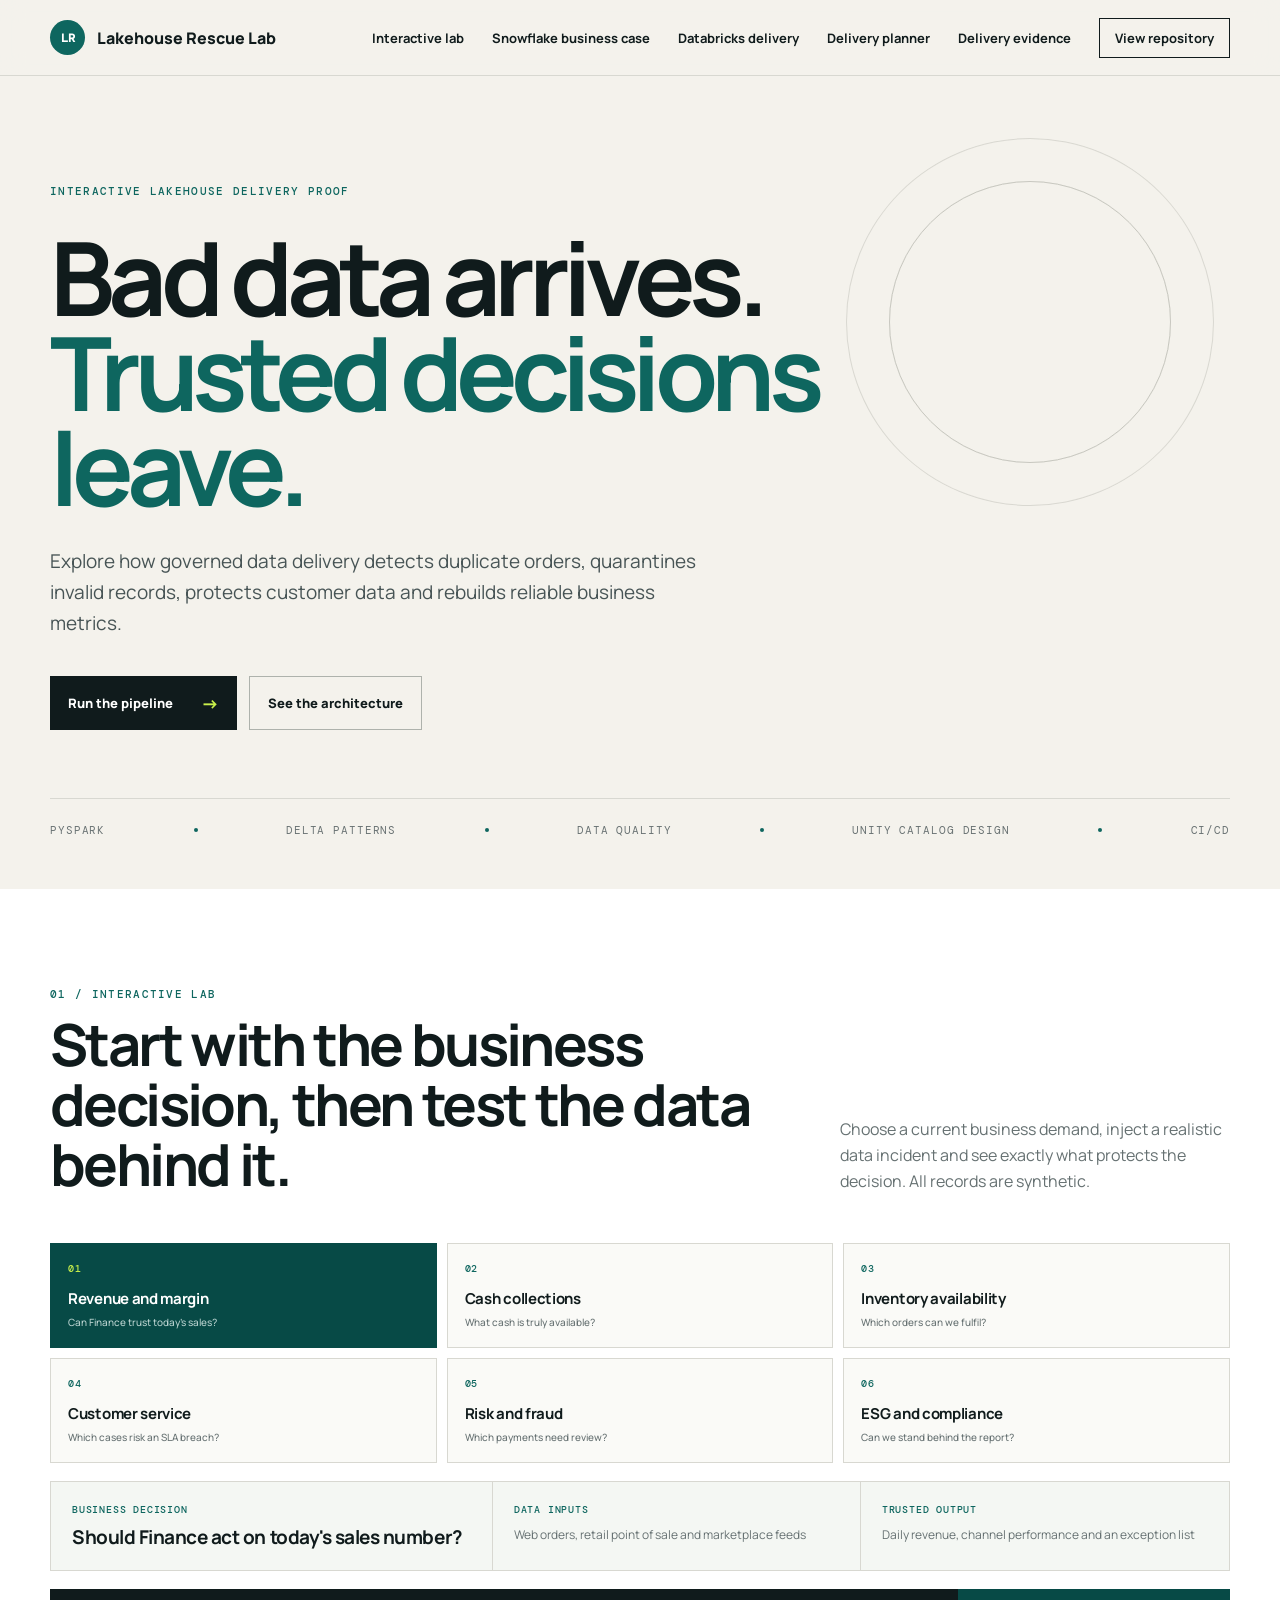
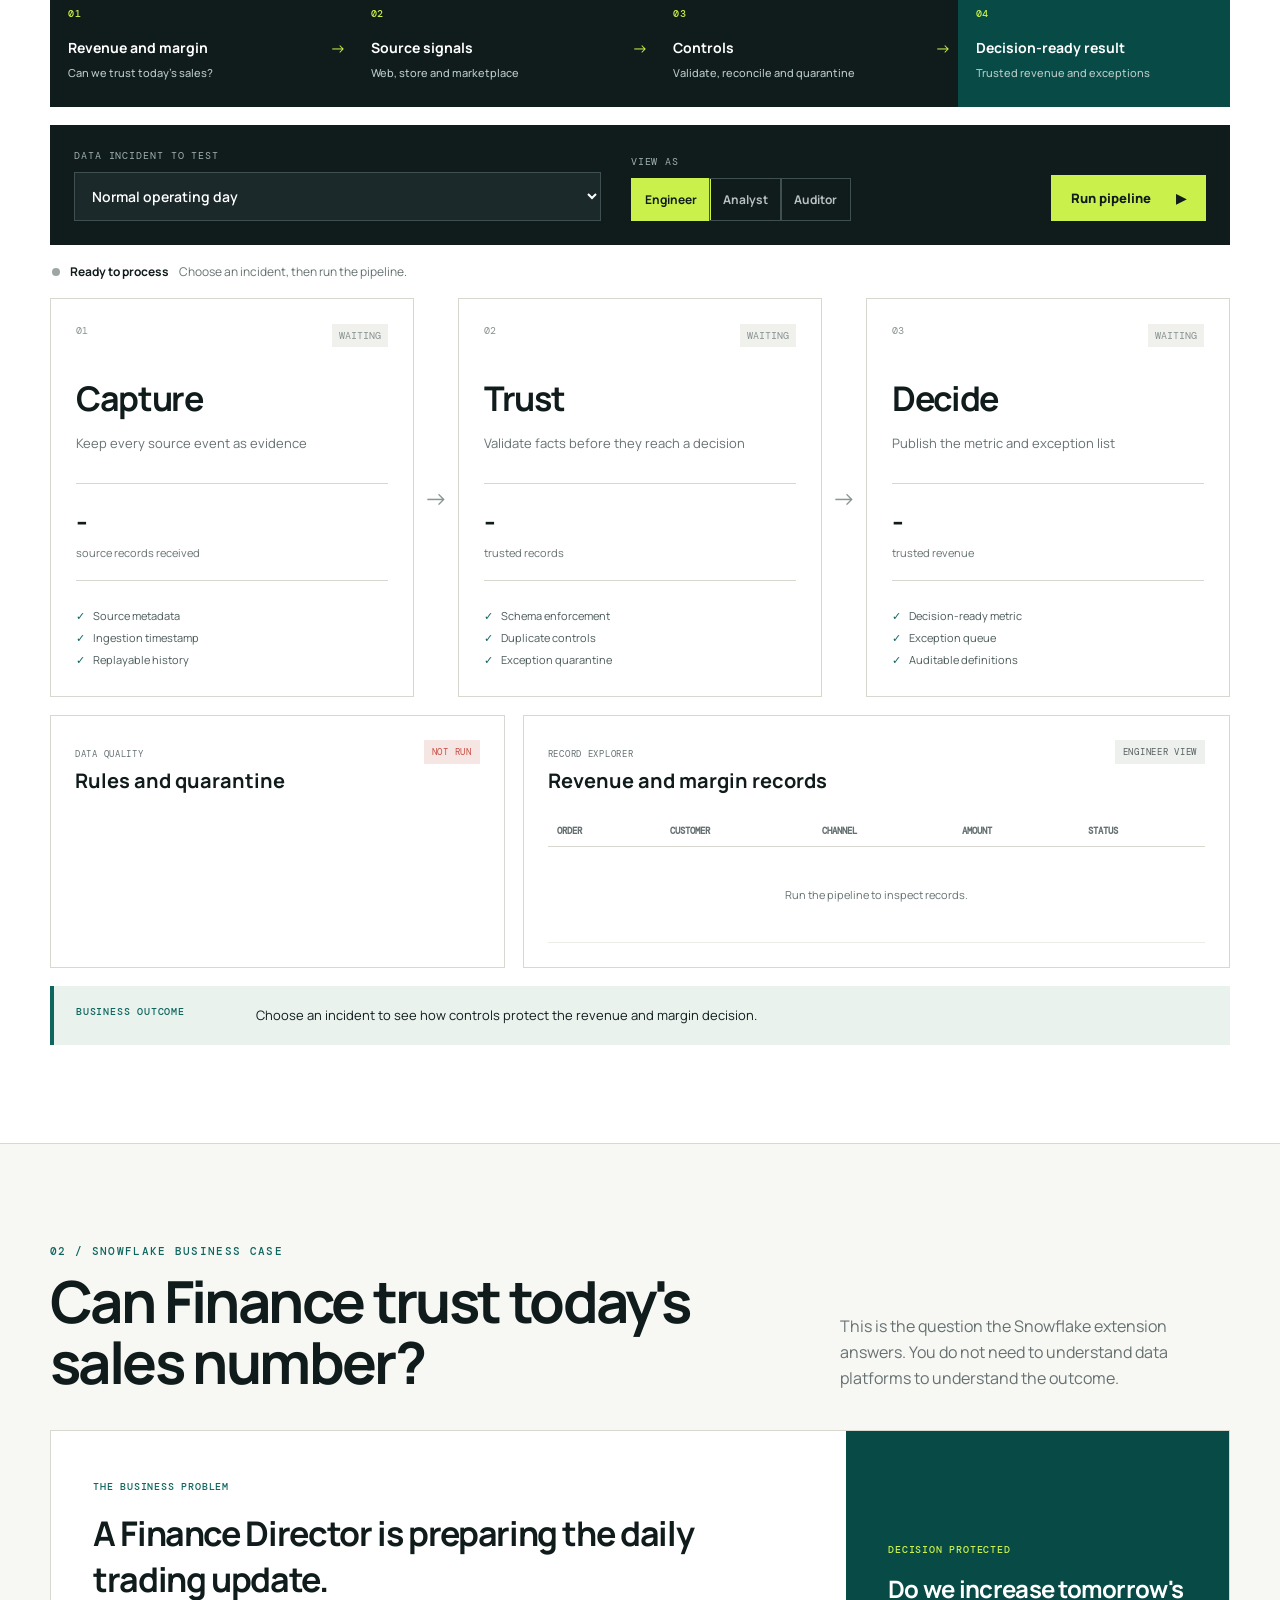
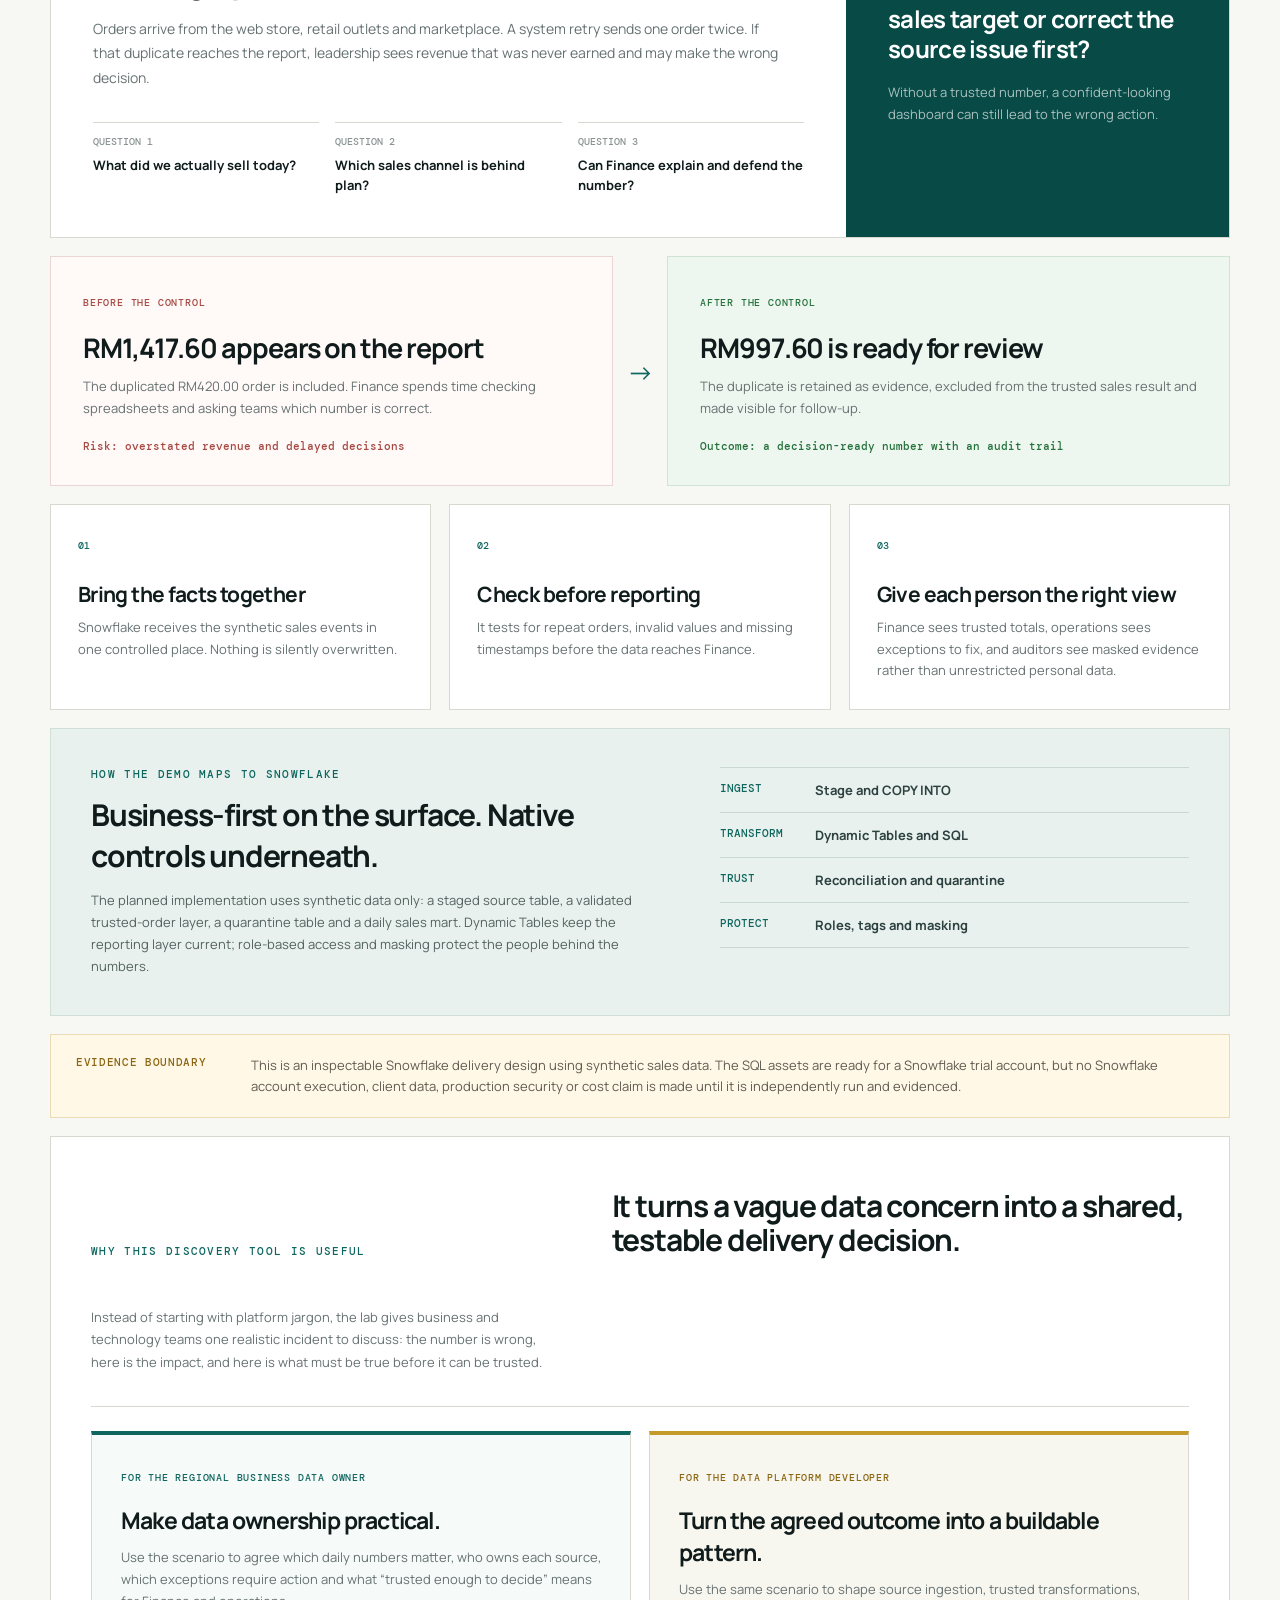
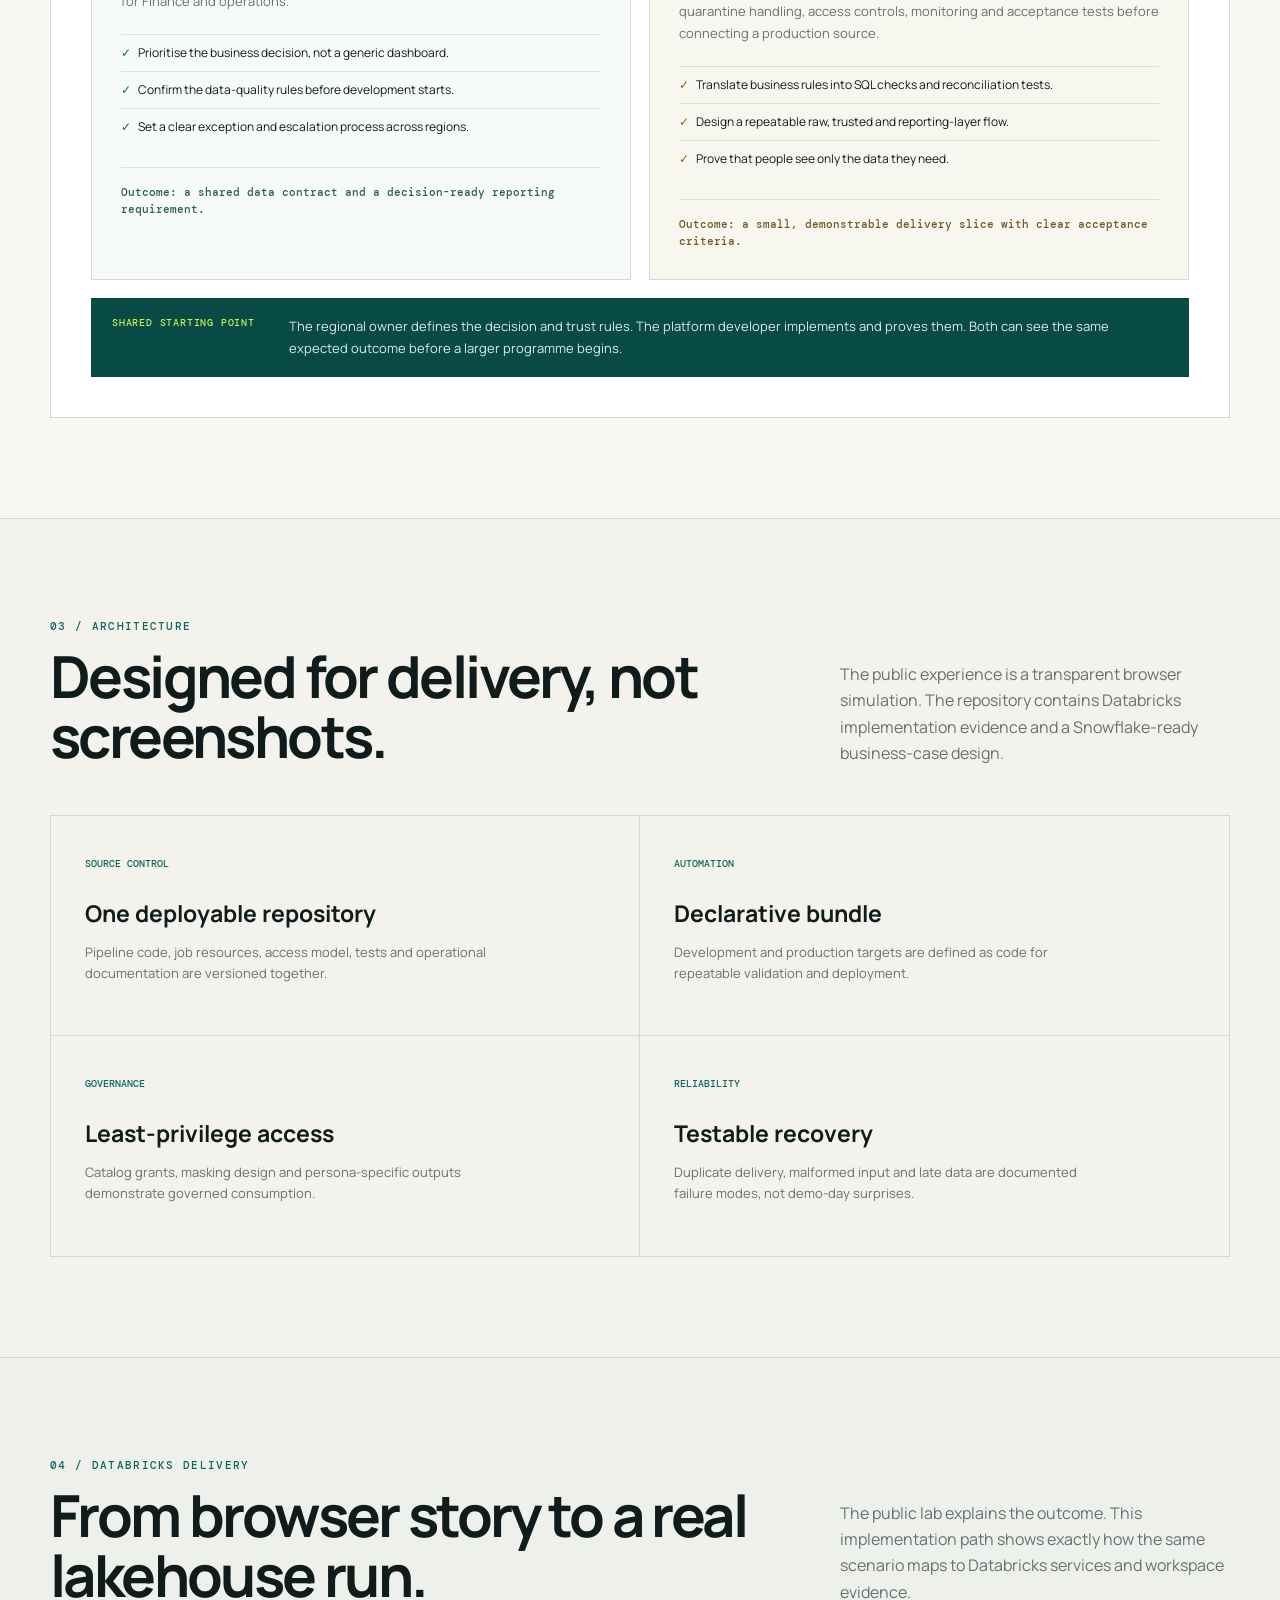
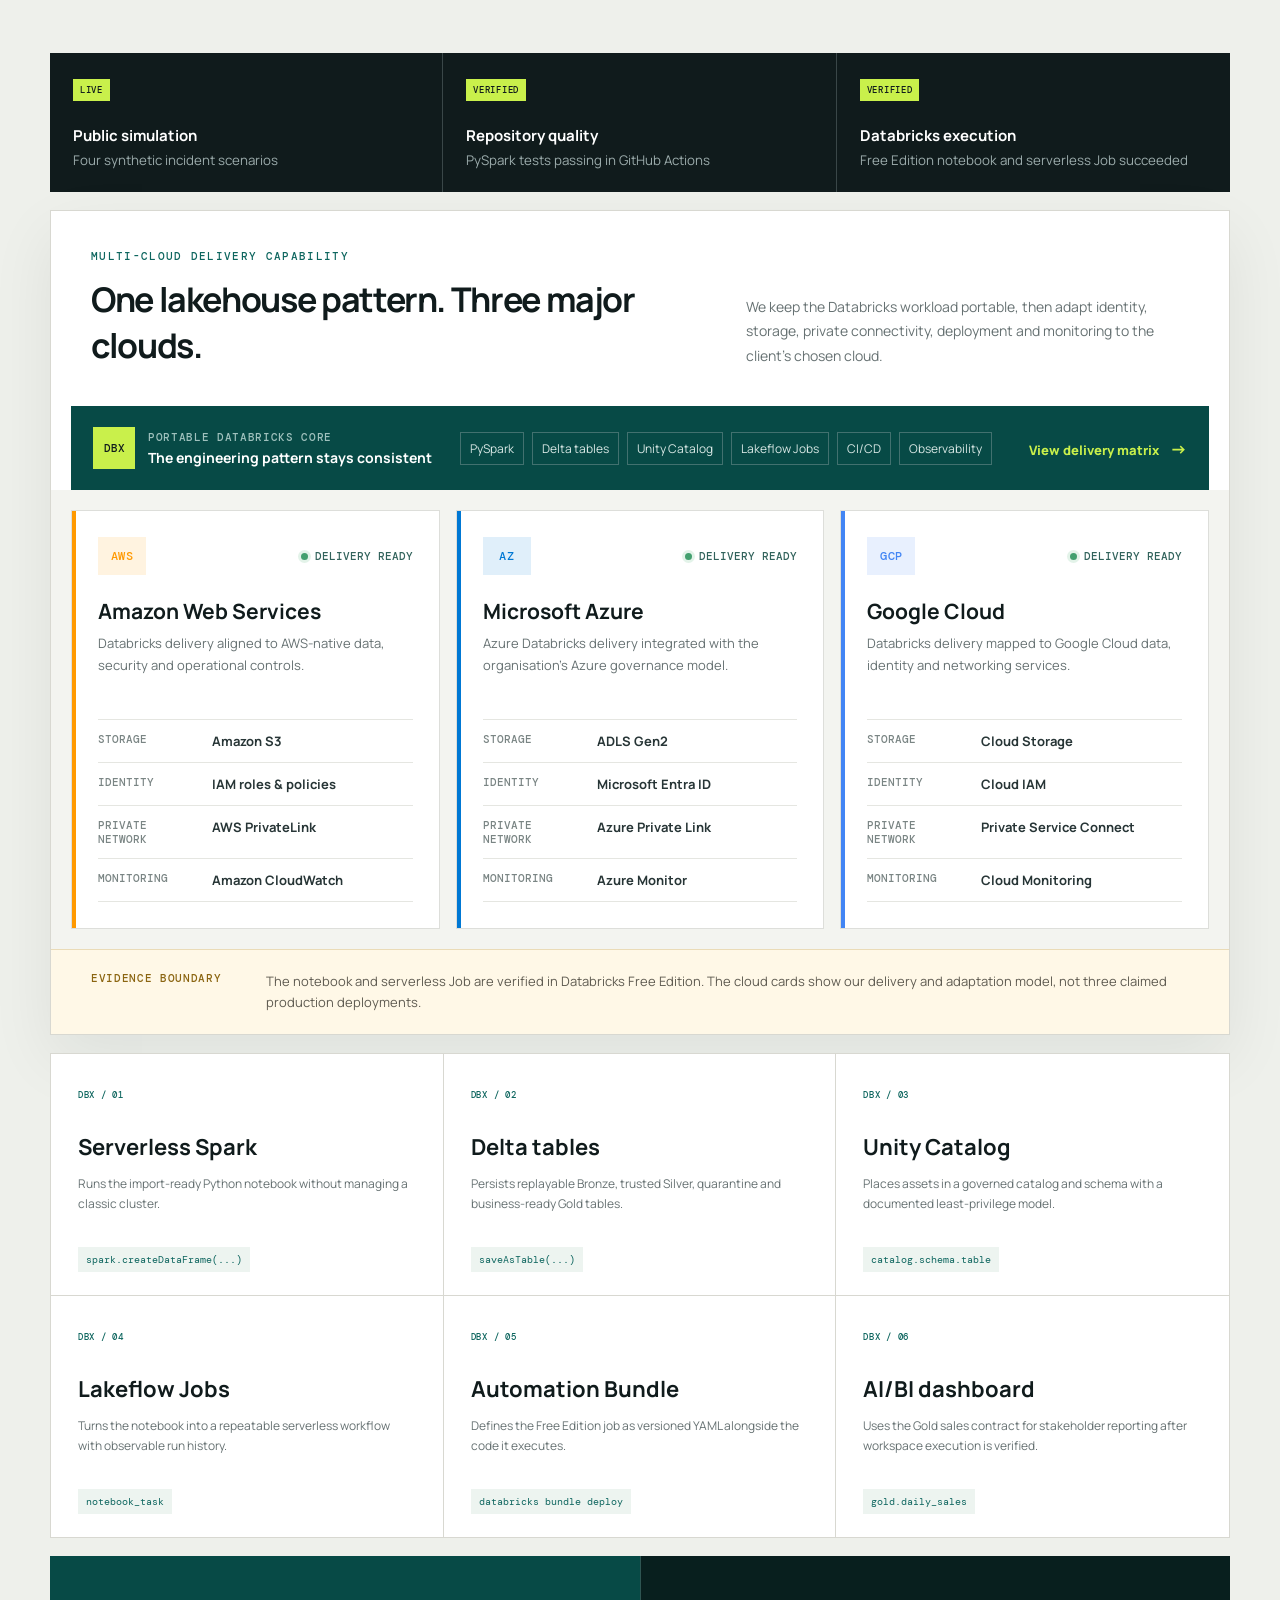
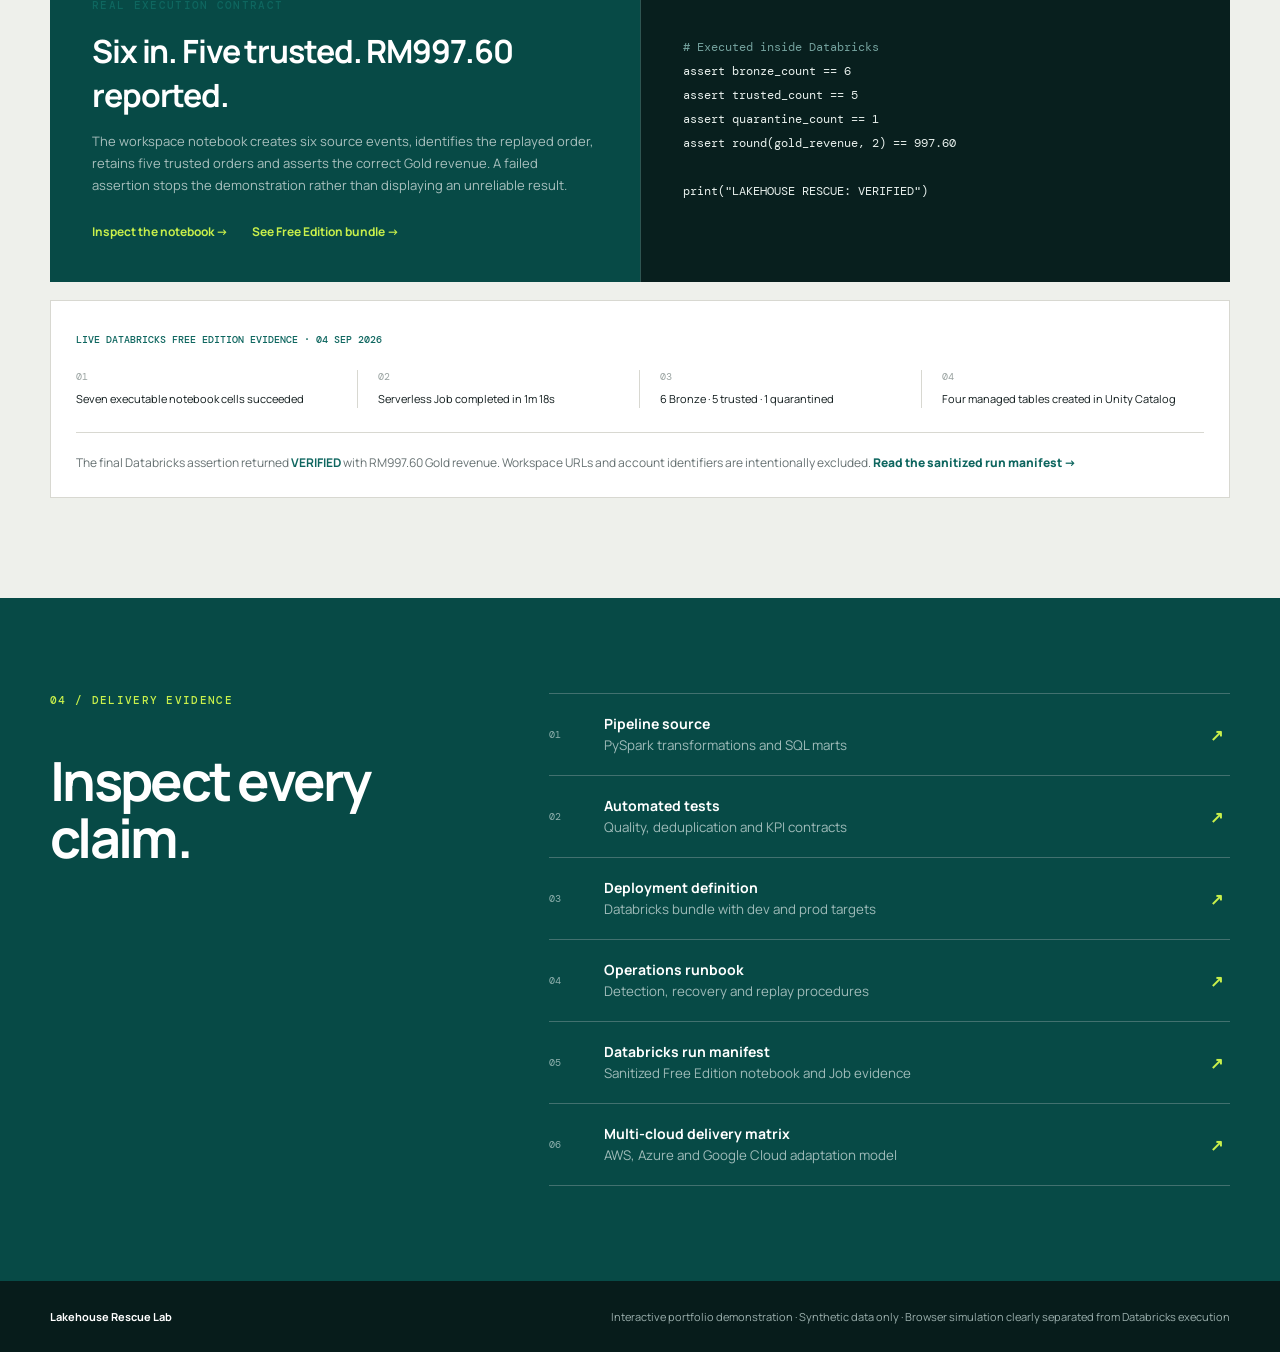
<file: index.html>
<!doctype html>
<html lang="en">
<head>
  <meta charset="utf-8">
  <meta name="viewport" content="width=device-width, initial-scale=1">
  <meta name="description" content="An interactive Databricks lakehouse delivery demonstration.">
  <title>Lakehouse Rescue Lab</title>
  <link rel="preconnect" href="https://fonts.googleapis.com">
  <link rel="preconnect" href="https://fonts.gstatic.com" crossorigin>
  <link href="https://fonts.googleapis.com/css2?family=DM+Mono:wght@400;500&family=Manrope:wght@400;500;600;700;800&display=swap" rel="stylesheet">
  <link rel="stylesheet" href="styles.css?v=20260904-3">
</head>
<body>
  <header class="topbar">
    <a class="brand" href="#top" aria-label="Lakehouse Rescue Lab home">
      <span class="brand-mark">LR</span>
      <span>Lakehouse Rescue Lab</span>
    </a>
    <nav aria-label="Primary navigation">
      <a href="#lab">Interactive lab</a>
      <a href="#snowflake-case">Snowflake business case</a>
      <a href="#databricks">Databricks delivery</a>
      <a href="delivery-planner.html">Delivery planner</a>
      <a href="#evidence">Delivery evidence</a>
      <a class="nav-cta" href="https://github.com/mmarifmz/lakehouse-rescue-lab">View repository</a>
    </nav>
  </header>

  <main id="top">
    <section class="hero shell">
      <div class="eyebrow">Interactive lakehouse delivery proof</div>
      <h1>Bad data arrives.<br><em>Trusted decisions leave.</em></h1>
      <p class="hero-copy">Explore how governed data delivery detects duplicate orders, quarantines invalid records, protects customer data and rebuilds reliable business metrics.</p>
      <div class="hero-actions">
        <a class="button primary" href="#lab">Run the pipeline <span>→</span></a>
        <a class="button secondary" href="#architecture">See the architecture</a>
      </div>
      <div class="proof-strip" aria-label="Project capabilities">
        <span>PySpark</span><i></i><span>Delta patterns</span><i></i><span>Data quality</span><i></i><span>Unity Catalog design</span><i></i><span>CI/CD</span>
      </div>
    </section>

    <section class="lab-section" id="lab">
      <div class="shell">
        <div class="section-heading">
          <div>
            <div class="kicker">01 / Interactive lab</div>
            <h2>Start with the business decision, then test the data behind it.</h2>
          </div>
          <p>Choose a current business demand, inject a realistic data incident and see exactly what protects the decision. All records are synthetic.</p>
        </div>

        <div class="use-case-picker" role="group" aria-label="Business demand">
          <button class="use-case active" data-use-case="revenue"><span>01</span><strong>Revenue and margin</strong><small>Can Finance trust today's sales?</small></button>
          <button class="use-case" data-use-case="cash"><span>02</span><strong>Cash collections</strong><small>What cash is truly available?</small></button>
          <button class="use-case" data-use-case="inventory"><span>03</span><strong>Inventory availability</strong><small>Which orders can we fulfil?</small></button>
          <button class="use-case" data-use-case="service"><span>04</span><strong>Customer service</strong><small>Which cases risk an SLA breach?</small></button>
          <button class="use-case" data-use-case="risk"><span>05</span><strong>Risk and fraud</strong><small>Which payments need review?</small></button>
          <button class="use-case" data-use-case="sustainability"><span>06</span><strong>ESG and compliance</strong><small>Can we stand behind the report?</small></button>
        </div>

        <div class="business-context">
          <div><span>Business decision</span><h3 id="businessDecision">Should Finance act on today's sales number?</h3></div>
          <div><span>Data inputs</span><p id="businessInputs">Web orders, retail point of sale and marketplace feeds</p></div>
          <div><span>Trusted output</span><p id="businessOutput">Daily revenue, channel performance and an exception list</p></div>
        </div>

        <div class="business-flow" aria-label="Business decision data flow">
          <article><span>01</span><strong id="flowQuestion">Business question</strong><small id="flowQuestionDetail">Can we trust today's sales?</small></article>
          <i aria-hidden="true">→</i>
          <article><span>02</span><strong>Source signals</strong><small id="flowSources">Web, store and marketplace</small></article>
          <i aria-hidden="true">→</i>
          <article><span>03</span><strong>Controls</strong><small id="flowControls">Validate, reconcile and quarantine</small></article>
          <i aria-hidden="true">→</i>
          <article class="flow-outcome"><span>04</span><strong>Decision-ready result</strong><small id="flowOutcome">Trusted revenue and exceptions</small></article>
        </div>

        <div class="control-panel">
          <div class="scenario-control">
            <label for="scenario">Data incident to test</label>
            <select id="scenario">
              <option value="normal">Normal operating day</option>
              <option value="duplicates">Duplicate or replayed event</option>
              <option value="invalid">Invalid or incomplete record</option>
              <option value="late">Late-arriving update</option>
            </select>
          </div>
          <div class="persona-control" role="group" aria-label="Data persona">
            <span>View as</span>
            <button class="persona active" data-persona="engineer">Engineer</button>
            <button class="persona" data-persona="analyst">Analyst</button>
            <button class="persona" data-persona="auditor">Auditor</button>
          </div>
          <button class="run-button" id="runPipeline">Run pipeline <span>▶</span></button>
        </div>

        <div class="status-line" aria-live="polite">
          <span class="status-dot"></span>
          <strong id="statusText">Ready to process</strong>
          <span id="runMeta">Select a scenario, then run the pipeline.</span>
        </div>

        <div class="pipeline" id="pipeline">
          <article class="layer-card bronze" data-layer="bronze">
            <div class="layer-top"><span class="layer-number">01</span><span class="layer-state">Waiting</span></div>
            <h3 id="bronzeName">Capture</h3>
            <p id="bronzeDescription">Keep every source event as evidence</p>
            <div class="metric"><strong id="bronzeCount">-</strong><span id="bronzeMetric">source records received</span></div>
            <ul id="bronzeRules"><li>Source metadata</li><li>Ingestion timestamp</li><li>Replayable history</li></ul>
          </article>
          <div class="flow-arrow" aria-hidden="true">→</div>
          <article class="layer-card silver" data-layer="silver">
            <div class="layer-top"><span class="layer-number">02</span><span class="layer-state">Waiting</span></div>
            <h3 id="silverName">Trust</h3>
            <p id="silverDescription">Validate facts before they reach a decision</p>
            <div class="metric"><strong id="silverCount">-</strong><span id="silverMetric">trusted records</span></div>
            <ul id="silverRules"><li>Schema enforcement</li><li>Deterministic deduplication</li><li>PII classification</li></ul>
          </article>
          <div class="flow-arrow" aria-hidden="true">→</div>
          <article class="layer-card gold" data-layer="gold">
            <div class="layer-top"><span class="layer-number">03</span><span class="layer-state">Waiting</span></div>
            <h3 id="goldName">Decide</h3>
            <p id="goldDescription">Publish the metric and the exception list</p>
            <div class="metric"><strong id="goldRevenue">-</strong><span id="goldMetric">trusted revenue</span></div>
            <ul id="goldRules"><li>Daily sales mart</li><li>Channel performance</li><li>Auditable definitions</li></ul>
          </article>
        </div>

        <div class="results-grid">
          <article class="panel quality-panel">
            <div class="panel-title"><div><span>Data quality</span><h3>Rules and quarantine</h3></div><span class="badge" id="qualityBadge">Not run</span></div>
            <div class="quality-rules" id="qualityRules"></div>
          </article>
          <article class="panel records-panel">
            <div class="panel-title"><div><span>Record explorer</span><h3 id="recordTitle">Processed records</h3></div><span class="badge neutral" id="personaBadge">Engineer view</span></div>
            <div class="table-wrap">
              <table>
                <thead><tr><th id="columnOne">Order</th><th id="columnTwo">Customer</th><th id="columnThree">Channel</th><th id="columnFour">Amount</th><th>Status</th></tr></thead>
                <tbody id="recordRows"><tr><td colspan="5" class="empty">Run the pipeline to inspect records.</td></tr></tbody>
              </table>
            </div>
          </article>
        </div>

        <div class="incident-note" id="incidentNote">
          <span>Business outcome</span>
          <p>The pipeline has not run yet. Choose a business demand and test an incident to see how controls protect the decision.</p>
        </div>
      </div>
    </section>

    <section class="snowflake-case" id="snowflake-case">
      <div class="shell">
        <div class="section-heading snowflake-heading">
          <div>
            <div class="kicker">02 / Snowflake business case</div>
            <h2>Can Finance trust today's sales number?</h2>
          </div>
          <p>This is the question the Snowflake extension answers. You do not need to understand data platforms to understand the outcome.</p>
        </div>

        <div class="business-story">
          <div class="business-problem">
            <span class="story-label">The business problem</span>
            <h3>A Finance Director is preparing the daily trading update.</h3>
            <p>Orders arrive from the web store, retail outlets and marketplace. A system retry sends one order twice. If that duplicate reaches the report, leadership sees revenue that was never earned and may make the wrong decision.</p>
            <dl class="business-questions">
              <div><dt>Question 1</dt><dd>What did we actually sell today?</dd></div>
              <div><dt>Question 2</dt><dd>Which sales channel is behind plan?</dd></div>
              <div><dt>Question 3</dt><dd>Can Finance explain and defend the number?</dd></div>
            </dl>
          </div>
          <aside class="decision-card" aria-label="Decision protected by the demo">
            <span>Decision protected</span>
            <strong>Do we increase tomorrow's sales target or correct the source issue first?</strong>
            <p>Without a trusted number, a confident-looking dashboard can still lead to the wrong action.</p>
          </aside>
        </div>

        <div class="before-after" aria-label="Business outcome before and after the Snowflake controls">
          <article class="before-card">
            <span>Before the control</span>
            <h3>RM1,417.60 appears on the report</h3>
            <p>The duplicated RM420.00 order is included. Finance spends time checking spreadsheets and asking teams which number is correct.</p>
            <small>Risk: overstated revenue and delayed decisions</small>
          </article>
          <div class="outcome-arrow" aria-hidden="true">→</div>
          <article class="after-card">
            <span>After the control</span>
            <h3>RM997.60 is ready for review</h3>
            <p>The duplicate is retained as evidence, excluded from the trusted sales result and made visible for follow-up.</p>
            <small>Outcome: a decision-ready number with an audit trail</small>
          </article>
        </div>

        <div class="snowflake-plain-grid">
          <article><span class="plain-index">01</span><h3>Bring the facts together</h3><p>Snowflake receives the synthetic sales events in one controlled place. Nothing is silently overwritten.</p></article>
          <article><span class="plain-index">02</span><h3>Check before reporting</h3><p>It tests for repeat orders, invalid values and missing timestamps before the data reaches Finance.</p></article>
          <article><span class="plain-index">03</span><h3>Give each person the right view</h3><p>Finance sees trusted totals, operations sees exceptions to fix, and auditors see masked evidence rather than unrestricted personal data.</p></article>
        </div>

        <div class="snowflake-delivery">
          <div>
            <div class="kicker">How the demo maps to Snowflake</div>
            <h3>Business-first on the surface. Native controls underneath.</h3>
            <p>The planned implementation uses synthetic data only: a staged source table, a validated trusted-order layer, a quarantine table and a daily sales mart. Dynamic Tables keep the reporting layer current; role-based access and masking protect the people behind the numbers.</p>
          </div>
          <ul aria-label="Snowflake implementation artefacts">
            <li><b>Ingest</b><span>Stage and COPY INTO</span></li><li><b>Transform</b><span>Dynamic Tables and SQL</span></li><li><b>Trust</b><span>Reconciliation and quarantine</span></li><li><b>Protect</b><span>Roles, tags and masking</span></li>
          </ul>
        </div>

        <aside class="snowflake-boundary"><span>Evidence boundary</span><p>This is an inspectable Snowflake delivery design using synthetic sales data. The SQL assets are ready for a Snowflake trial account, but no Snowflake account execution, client data, production security or cost claim is made until it is independently run and evidenced.</p></aside>

        <div class="discovery-tool" aria-labelledby="discovery-tool-title">
          <div class="discovery-tool-intro">
            <div class="kicker">Why this discovery tool is useful</div>
            <h3 id="discovery-tool-title">It turns a vague data concern into a shared, testable delivery decision.</h3>
            <p>Instead of starting with platform jargon, the lab gives business and technology teams one realistic incident to discuss: the number is wrong, here is the impact, and here is what must be true before it can be trusted.</p>
          </div>
          <div class="discovery-audience-grid">
            <article class="audience-card owner-card">
              <span class="audience-role">For the regional business data owner</span>
              <h4>Make data ownership practical.</h4>
              <p>Use the scenario to agree which daily numbers matter, who owns each source, which exceptions require action and what “trusted enough to decide” means for Finance and operations.</p>
              <ul>
                <li>Prioritise the business decision, not a generic dashboard.</li>
                <li>Confirm the data-quality rules before development starts.</li>
                <li>Set a clear exception and escalation process across regions.</li>
              </ul>
              <small>Outcome: a shared data contract and a decision-ready reporting requirement.</small>
            </article>
            <article class="audience-card developer-card">
              <span class="audience-role">For the data platform developer</span>
              <h4>Turn the agreed outcome into a buildable pattern.</h4>
              <p>Use the same scenario to shape source ingestion, trusted transformations, quarantine handling, access controls, monitoring and acceptance tests before connecting a production source.</p>
              <ul>
                <li>Translate business rules into SQL checks and reconciliation tests.</li>
                <li>Design a repeatable raw, trusted and reporting-layer flow.</li>
                <li>Prove that people see only the data they need.</li>
              </ul>
              <small>Outcome: a small, demonstrable delivery slice with clear acceptance criteria.</small>
            </article>
          </div>
          <aside class="discovery-bridge"><b>Shared starting point</b><span>The regional owner defines the decision and trust rules. The platform developer implements and proves them. Both can see the same expected outcome before a larger programme begins.</span></aside>
        </div>
      </div>
    </section>

    <section class="architecture shell" id="architecture">
      <div class="section-heading">
        <div><div class="kicker">03 / Architecture</div><h2>Designed for delivery, not screenshots.</h2></div>
        <p>The public experience is a transparent browser simulation. The repository contains Databricks implementation evidence and a Snowflake-ready business-case design.</p>
      </div>
      <div class="architecture-grid">
        <article><span>Source control</span><h3>One deployable repository</h3><p>Pipeline code, job resources, access model, tests and operational documentation are versioned together.</p></article>
        <article><span>Automation</span><h3>Declarative bundle</h3><p>Development and production targets are defined as code for repeatable validation and deployment.</p></article>
        <article><span>Governance</span><h3>Least-privilege access</h3><p>Catalog grants, masking design and persona-specific outputs demonstrate governed consumption.</p></article>
        <article><span>Reliability</span><h3>Testable recovery</h3><p>Duplicate delivery, malformed input and late data are documented failure modes, not demo-day surprises.</p></article>
      </div>
    </section>

    <section class="databricks-section" id="databricks">
      <div class="shell">
        <div class="section-heading">
          <div>
            <div class="kicker">04 / Databricks delivery</div>
            <h2>From browser story to a real lakehouse run.</h2>
          </div>
          <p>The public lab explains the outcome. This implementation path shows exactly how the same scenario maps to Databricks services and workspace evidence.</p>
        </div>

        <div class="verification-board">
          <div class="verification-item verified"><span>Live</span><strong>Public simulation</strong><small>Four synthetic incident scenarios</small></div>
          <div class="verification-item verified"><span>Verified</span><strong>Repository quality</strong><small>PySpark tests passing in GitHub Actions</small></div>
          <div class="verification-item verified"><span>Verified</span><strong>Databricks execution</strong><small>Free Edition notebook and serverless Job succeeded</small></div>
        </div>

        <div class="multicloud-capability" aria-labelledby="multicloud-title">
          <div class="multicloud-intro">
            <div>
              <div class="kicker">Multi-cloud delivery capability</div>
              <h3 id="multicloud-title">One lakehouse pattern. Three major clouds.</h3>
            </div>
            <p>We keep the Databricks workload portable, then adapt identity, storage, private connectivity, deployment and monitoring to the client's chosen cloud.</p>
          </div>

          <div class="portable-core">
            <div class="portable-core-heading">
              <span class="portable-core-icon" aria-hidden="true">DBX</span>
              <div><small>Portable Databricks core</small><strong>The engineering pattern stays consistent</strong></div>
            </div>
            <ul aria-label="Portable Databricks capabilities">
              <li>PySpark</li><li>Delta tables</li><li>Unity Catalog</li><li>Lakeflow Jobs</li><li>CI/CD</li><li>Observability</li>
            </ul>
            <a href="https://github.com/mmarifmz/lakehouse-rescue-lab/blob/main/docs/multi-cloud-delivery.md">View delivery matrix <span>→</span></a>
          </div>

          <div class="cloud-provider-grid">
            <article class="cloud-provider aws">
              <div class="cloud-provider-top"><span class="cloud-monogram" aria-hidden="true">AWS</span><span class="capability-label"><i></i> Delivery ready</span></div>
              <h4>Amazon Web Services</h4>
              <p>Databricks delivery aligned to AWS-native data, security and operational controls.</p>
              <dl class="cloud-service-map">
                <div><dt>Storage</dt><dd>Amazon S3</dd></div>
                <div><dt>Identity</dt><dd>IAM roles &amp; policies</dd></div>
                <div><dt>Private network</dt><dd>AWS PrivateLink</dd></div>
                <div><dt>Monitoring</dt><dd>Amazon CloudWatch</dd></div>
              </dl>
            </article>
            <article class="cloud-provider azure">
              <div class="cloud-provider-top"><span class="cloud-monogram" aria-hidden="true">AZ</span><span class="capability-label"><i></i> Delivery ready</span></div>
              <h4>Microsoft Azure</h4>
              <p>Azure Databricks delivery integrated with the organisation's Azure governance model.</p>
              <dl class="cloud-service-map">
                <div><dt>Storage</dt><dd>ADLS Gen2</dd></div>
                <div><dt>Identity</dt><dd>Microsoft Entra ID</dd></div>
                <div><dt>Private network</dt><dd>Azure Private Link</dd></div>
                <div><dt>Monitoring</dt><dd>Azure Monitor</dd></div>
              </dl>
            </article>
            <article class="cloud-provider gcp">
              <div class="cloud-provider-top"><span class="cloud-monogram" aria-hidden="true">GCP</span><span class="capability-label"><i></i> Delivery ready</span></div>
              <h4>Google Cloud</h4>
              <p>Databricks delivery mapped to Google Cloud data, identity and networking services.</p>
              <dl class="cloud-service-map">
                <div><dt>Storage</dt><dd>Cloud Storage</dd></div>
                <div><dt>Identity</dt><dd>Cloud IAM</dd></div>
                <div><dt>Private network</dt><dd>Private Service Connect</dd></div>
                <div><dt>Monitoring</dt><dd>Cloud Monitoring</dd></div>
              </dl>
            </article>
          </div>

          <aside class="cloud-proof-note" aria-label="Evidence boundary">
            <span>Evidence boundary</span>
            <p>The notebook and serverless Job are verified in Databricks Free Edition. The cloud cards show our delivery and adaptation model, not three claimed production deployments.</p>
          </aside>
        </div>

        <div class="platform-map">
          <article>
            <span class="platform-index">DBX / 01</span>
            <h3>Serverless Spark</h3>
            <p>Runs the import-ready Python notebook without managing a classic cluster.</p>
            <code>spark.createDataFrame(...)</code>
          </article>
          <article>
            <span class="platform-index">DBX / 02</span>
            <h3>Delta tables</h3>
            <p>Persists replayable Bronze, trusted Silver, quarantine and business-ready Gold tables.</p>
            <code>saveAsTable(...)</code>
          </article>
          <article>
            <span class="platform-index">DBX / 03</span>
            <h3>Unity Catalog</h3>
            <p>Places assets in a governed catalog and schema with a documented least-privilege model.</p>
            <code>catalog.schema.table</code>
          </article>
          <article>
            <span class="platform-index">DBX / 04</span>
            <h3>Lakeflow Jobs</h3>
            <p>Turns the notebook into a repeatable serverless workflow with observable run history.</p>
            <code>notebook_task</code>
          </article>
          <article>
            <span class="platform-index">DBX / 05</span>
            <h3>Automation Bundle</h3>
            <p>Defines the Free Edition job as versioned YAML alongside the code it executes.</p>
            <code>databricks bundle deploy</code>
          </article>
          <article>
            <span class="platform-index">DBX / 06</span>
            <h3>AI/BI dashboard</h3>
            <p>Uses the Gold sales contract for stakeholder reporting after workspace execution is verified.</p>
            <code>gold.daily_sales</code>
          </article>
        </div>

        <div class="execution-story">
          <div class="execution-copy">
            <div class="kicker">Real execution contract</div>
            <h3>Six in. Five trusted. RM997.60 reported.</h3>
            <p>The workspace notebook creates six source events, identifies the replayed order, retains five trusted orders and asserts the correct Gold revenue. A failed assertion stops the demonstration rather than displaying an unreliable result.</p>
            <div class="execution-links">
              <a href="https://github.com/mmarifmz/lakehouse-rescue-lab/blob/main/notebooks/lakehouse_rescue_lab.py">Inspect the notebook →</a>
              <a href="https://github.com/mmarifmz/lakehouse-rescue-lab/tree/main/examples/free-edition">See Free Edition bundle →</a>
            </div>
          </div>
          <pre aria-label="Databricks validation example"><code><span># Executed inside Databricks</span>
assert bronze_count == 6
assert trusted_count == 5
assert quarantine_count == 1
assert round(gold_revenue, 2) == 997.60

print("LAKEHOUSE RESCUE: VERIFIED")</code></pre>
        </div>

        <div class="evidence-steps">
          <span>Live Databricks Free Edition evidence · 04 Sep 2026</span>
          <ol>
            <li><b>01</b> Seven executable notebook cells succeeded</li>
            <li><b>02</b> Serverless Job completed in 1m 18s</li>
            <li><b>03</b> 6 Bronze · 5 trusted · 1 quarantined</li>
            <li><b>04</b> Four managed tables created in Unity Catalog</li>
          </ol>
          <p class="evidence-note">The final Databricks assertion returned <strong>VERIFIED</strong> with RM997.60 Gold revenue. Workspace URLs and account identifiers are intentionally excluded. <a href="https://github.com/mmarifmz/lakehouse-rescue-lab/blob/main/evidence/databricks-run/2026-09-04/run-manifest.md">Read the sanitized run manifest →</a></p>
        </div>
      </div>
    </section>

    <section class="evidence" id="evidence">
      <div class="shell evidence-inner">
        <div><div class="kicker light">04 / Delivery evidence</div><h2>Inspect every claim.</h2></div>
        <div class="evidence-list">
          <a href="https://github.com/mmarifmz/lakehouse-rescue-lab/tree/main/src"><span>01</span><div><strong>Pipeline source</strong><small>PySpark transformations and SQL marts</small></div><b>↗</b></a>
          <a href="https://github.com/mmarifmz/lakehouse-rescue-lab/tree/main/tests"><span>02</span><div><strong>Automated tests</strong><small>Quality, deduplication and KPI contracts</small></div><b>↗</b></a>
          <a href="https://github.com/mmarifmz/lakehouse-rescue-lab/blob/main/databricks.yml"><span>03</span><div><strong>Deployment definition</strong><small>Databricks bundle with dev and prod targets</small></div><b>↗</b></a>
          <a href="docs/runbook.md"><span>04</span><div><strong>Operations runbook</strong><small>Detection, recovery and replay procedures</small></div><b>↗</b></a>
          <a href="https://github.com/mmarifmz/lakehouse-rescue-lab/blob/main/evidence/databricks-run/2026-09-04/run-manifest.md"><span>05</span><div><strong>Databricks run manifest</strong><small>Sanitized Free Edition notebook and Job evidence</small></div><b>↗</b></a>
          <a href="https://github.com/mmarifmz/lakehouse-rescue-lab/blob/main/docs/multi-cloud-delivery.md"><span>06</span><div><strong>Multi-cloud delivery matrix</strong><small>AWS, Azure and Google Cloud adaptation model</small></div><b>↗</b></a>
        </div>
      </div>
    </section>
  </main>

  <footer><div class="shell"><span>Lakehouse Rescue Lab</span><p>Interactive portfolio demonstration · Synthetic data only · Browser simulation clearly separated from Databricks execution</p></div></footer>
  <script src="app.js"></script>
</body>
</html>
</file>
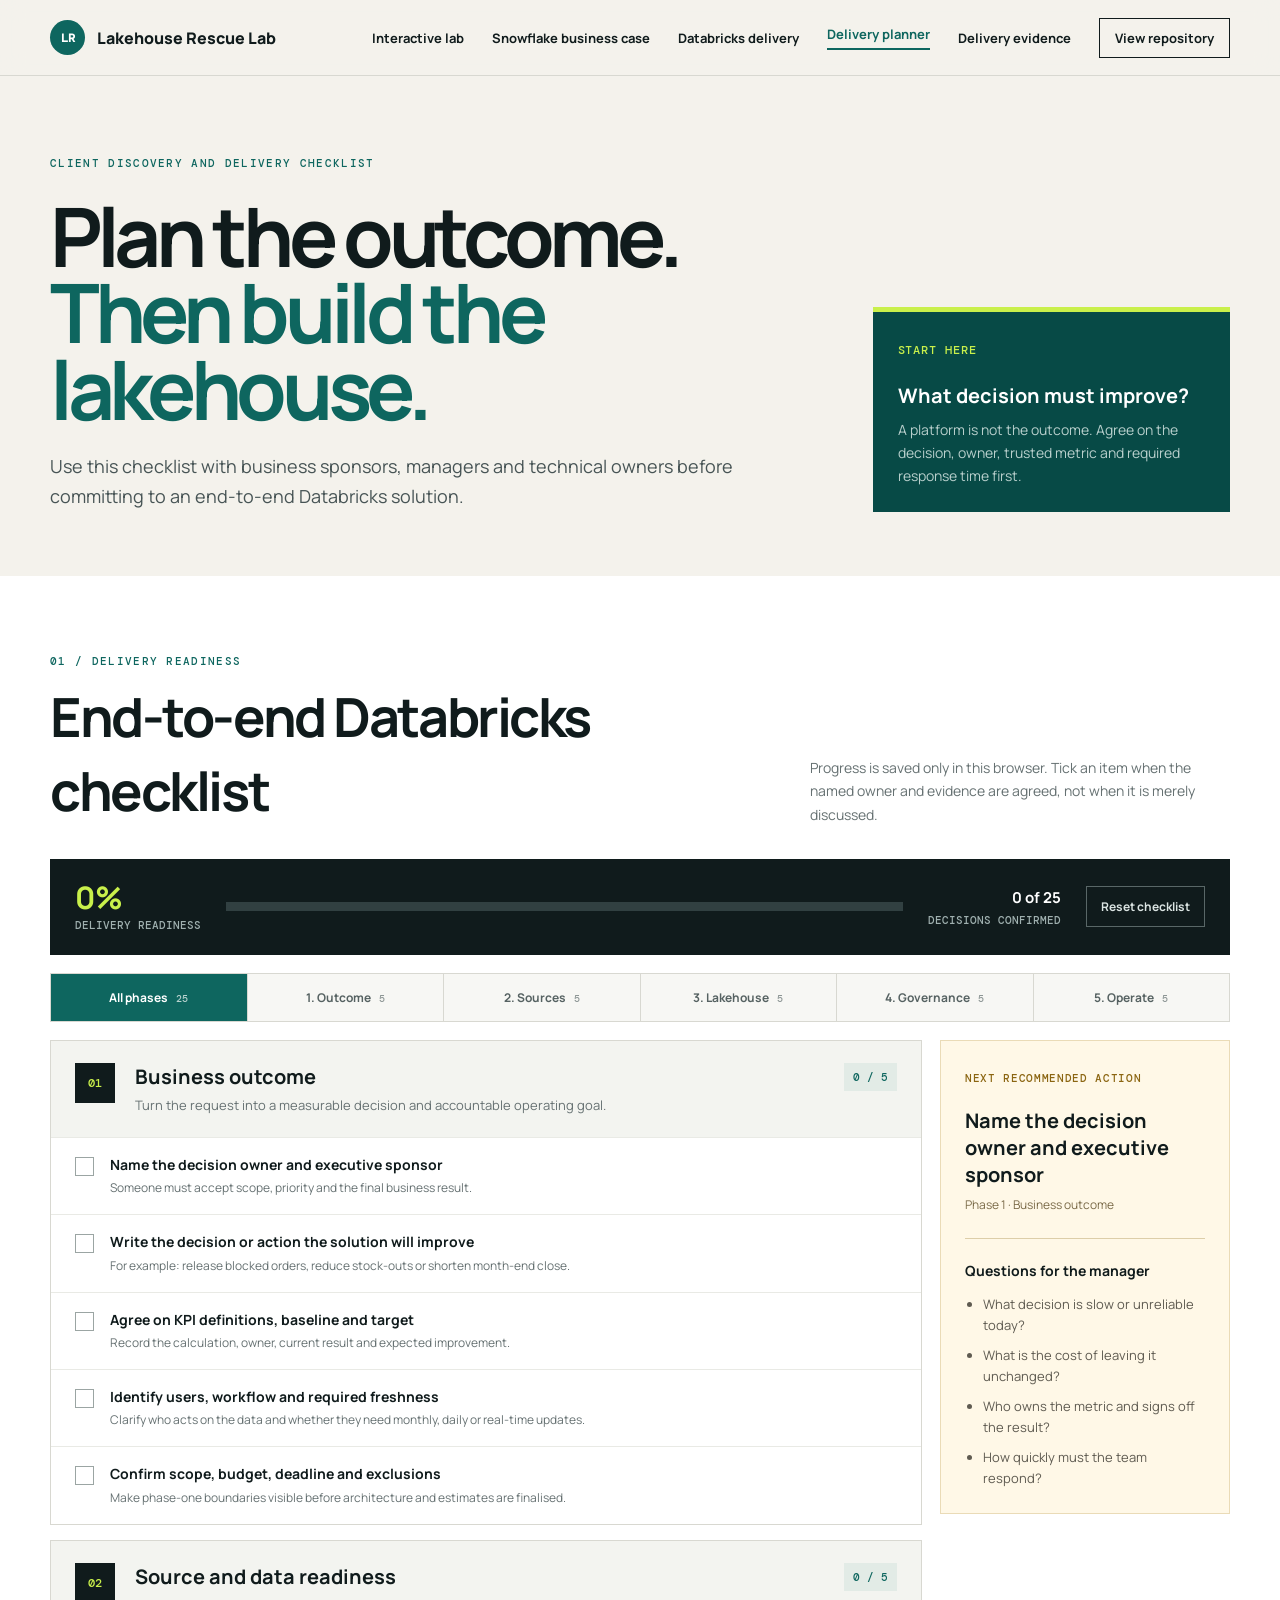
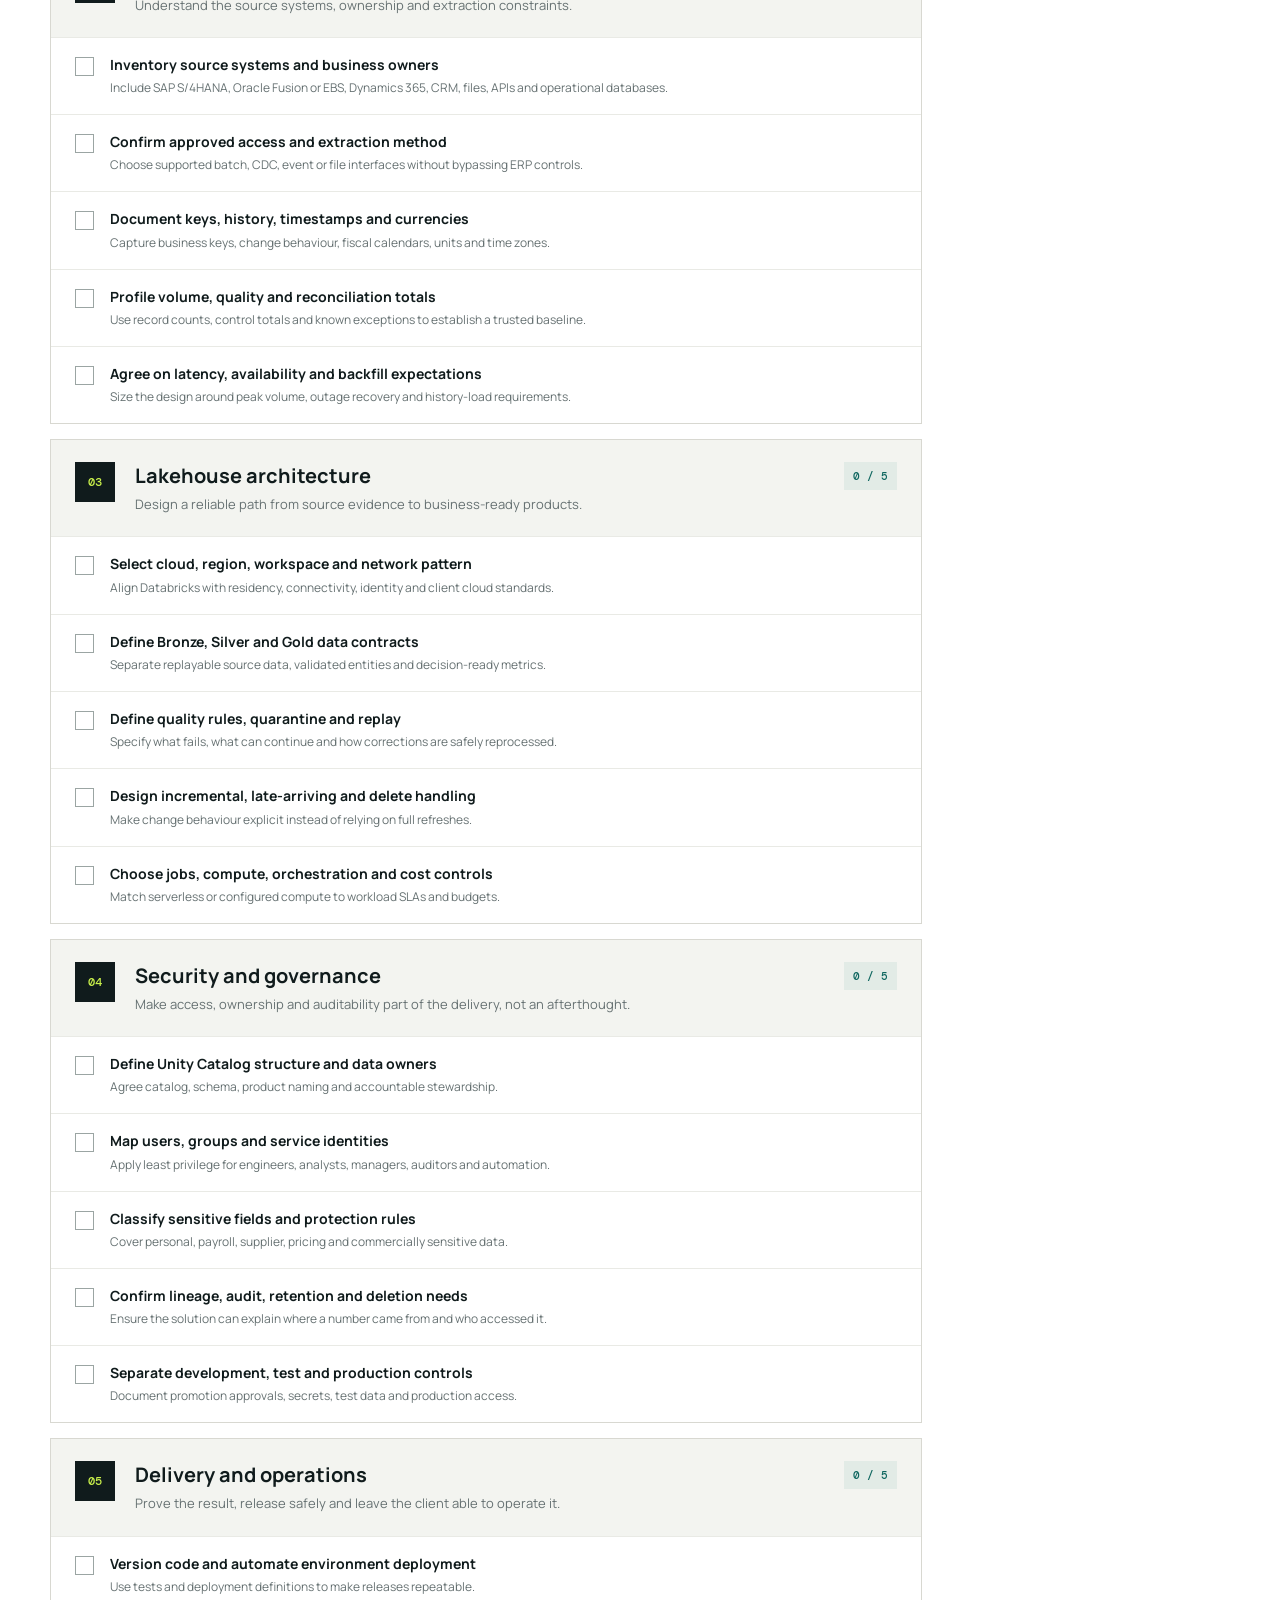
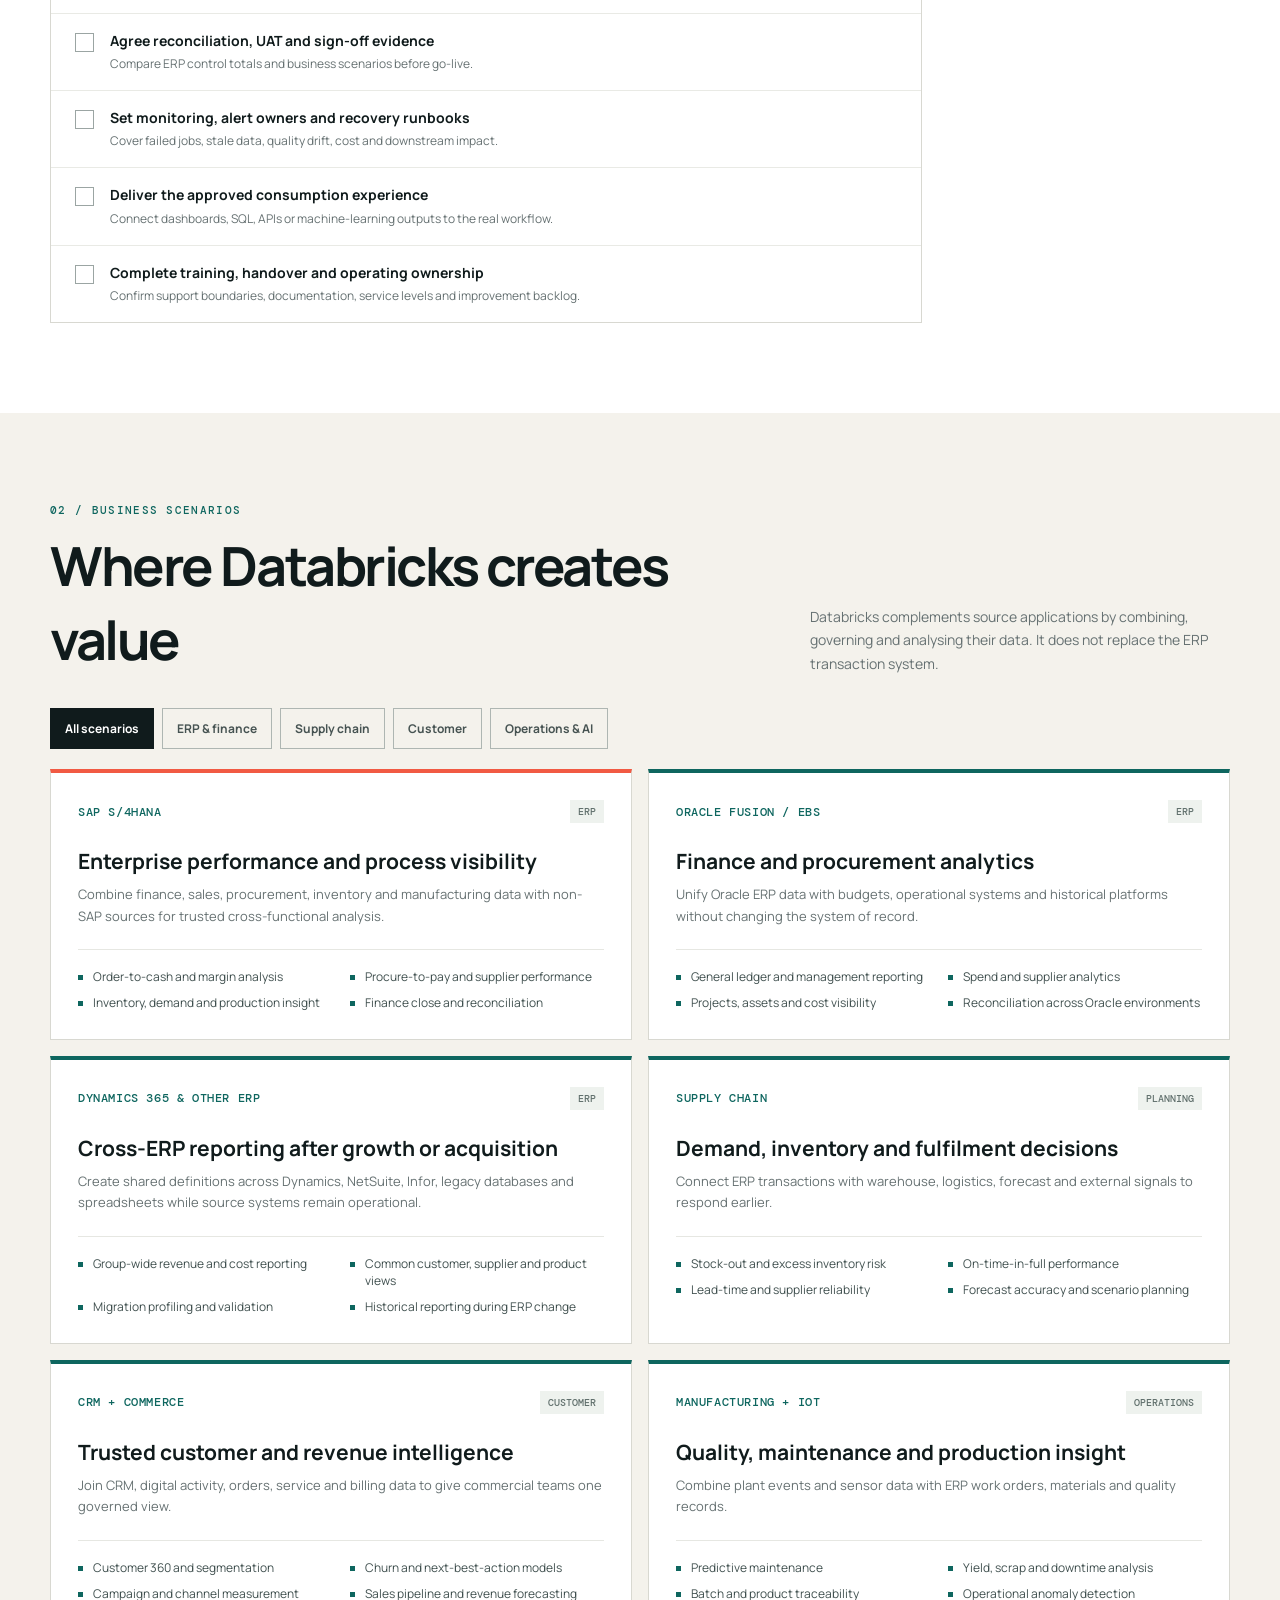
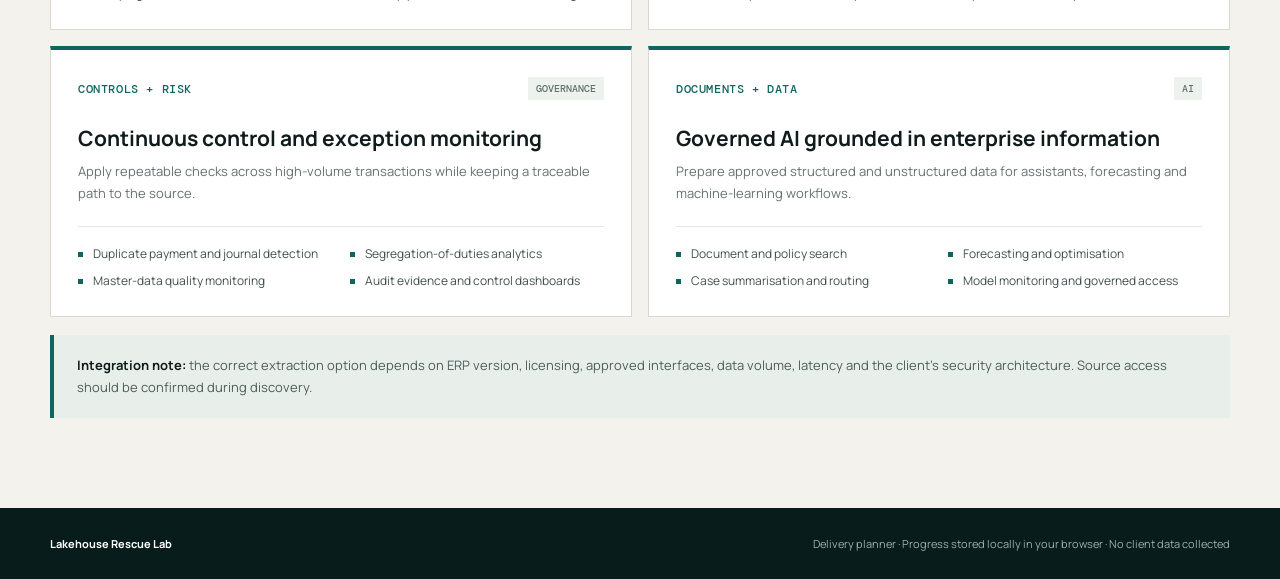
<file: delivery-planner.html>
<!doctype html>
<html lang="en">
<head>
  <meta charset="utf-8">
  <meta name="viewport" content="width=device-width, initial-scale=1">
  <meta name="description" content="An interactive Databricks delivery checklist and business use-case guide for data engineering teams.">
  <title>Databricks Delivery Planner · Lakehouse Rescue Lab</title>
  <link rel="preconnect" href="https://fonts.googleapis.com">
  <link rel="preconnect" href="https://fonts.gstatic.com" crossorigin>
  <link href="https://fonts.googleapis.com/css2?family=DM+Mono:wght@400;500&family=Manrope:wght@400;500;600;700;800&display=swap" rel="stylesheet">
  <link rel="stylesheet" href="styles.css?v=20260904-3">
  <link rel="stylesheet" href="planner.css?v=20260904-1">
</head>
<body class="planner-page">
  <header class="topbar">
    <a class="brand" href="index.html" aria-label="Lakehouse Rescue Lab home"><span class="brand-mark">LR</span><span>Lakehouse Rescue Lab</span></a>
    <nav aria-label="Primary navigation">
      <a href="index.html#lab">Interactive lab</a>
      <a href="index.html#snowflake-case">Snowflake business case</a>
      <a href="index.html#databricks">Databricks delivery</a>
      <a class="active" href="delivery-planner.html" aria-current="page">Delivery planner</a>
      <a href="index.html#evidence">Delivery evidence</a>
      <a class="nav-cta" href="https://github.com/mmarifmz/lakehouse-rescue-lab">View repository</a>
    </nav>
  </header>

  <main>
    <section class="planner-intro shell">
      <div>
        <div class="eyebrow">Client discovery and delivery checklist</div>
        <h1>Plan the outcome.<br><em>Then build the lakehouse.</em></h1>
        <p>Use this checklist with business sponsors, managers and technical owners before committing to an end-to-end Databricks solution.</p>
      </div>
      <aside class="planner-principle"><span>Start here</span><strong>What decision must improve?</strong><p>A platform is not the outcome. Agree on the decision, owner, trusted metric and required response time first.</p></aside>
    </section>

    <section class="planner-workspace" aria-labelledby="checklist-title">
      <div class="shell">
        <div class="workspace-heading">
          <div><div class="kicker">01 / Delivery readiness</div><h2 id="checklist-title">End-to-end Databricks checklist</h2></div>
          <p>Progress is saved only in this browser. Tick an item when the named owner and evidence are agreed, not when it is merely discussed.</p>
        </div>

        <div class="progress-board" aria-live="polite">
          <div class="progress-score"><strong id="progressPercent">0%</strong><span>delivery readiness</span></div>
          <div class="progress-track" aria-hidden="true"><span id="progressBar"></span></div>
          <div class="progress-count"><strong id="progressCount">0 of 25</strong><span>decisions confirmed</span></div>
          <button class="reset-plan" id="resetPlan" type="button">Reset checklist</button>
        </div>

        <div class="phase-tabs" role="group" aria-label="Filter delivery phases">
          <button class="phase-tab active" type="button" aria-pressed="true" data-phase="all">All phases <span>25</span></button>
          <button class="phase-tab" type="button" aria-pressed="false" data-phase="outcome">1. Outcome <span>5</span></button>
          <button class="phase-tab" type="button" aria-pressed="false" data-phase="sources">2. Sources <span>5</span></button>
          <button class="phase-tab" type="button" aria-pressed="false" data-phase="lakehouse">3. Lakehouse <span>5</span></button>
          <button class="phase-tab" type="button" aria-pressed="false" data-phase="governance">4. Governance <span>5</span></button>
          <button class="phase-tab" type="button" aria-pressed="false" data-phase="operate">5. Operate <span>5</span></button>
        </div>

        <div class="checklist-layout">
          <div class="checklist-groups" id="checklistGroups">
            <section class="checklist-phase" data-phase-panel="outcome" aria-labelledby="phase-outcome">
              <header><span>01</span><div><h3 id="phase-outcome">Business outcome</h3><p>Turn the request into a measurable decision and accountable operating goal.</p></div><strong class="phase-progress" data-progress-for="outcome">0 / 5</strong></header>
              <div class="checklist-items">
                <label><input type="checkbox" data-check-id="outcome-owner"><span><strong>Name the decision owner and executive sponsor</strong><small>Someone must accept scope, priority and the final business result.</small></span></label>
                <label><input type="checkbox" data-check-id="outcome-decision"><span><strong>Write the decision or action the solution will improve</strong><small>For example: release blocked orders, reduce stock-outs or shorten month-end close.</small></span></label>
                <label><input type="checkbox" data-check-id="outcome-kpi"><span><strong>Agree on KPI definitions, baseline and target</strong><small>Record the calculation, owner, current result and expected improvement.</small></span></label>
                <label><input type="checkbox" data-check-id="outcome-users"><span><strong>Identify users, workflow and required freshness</strong><small>Clarify who acts on the data and whether they need monthly, daily or real-time updates.</small></span></label>
                <label><input type="checkbox" data-check-id="outcome-boundary"><span><strong>Confirm scope, budget, deadline and exclusions</strong><small>Make phase-one boundaries visible before architecture and estimates are finalised.</small></span></label>
              </div>
            </section>

            <section class="checklist-phase" data-phase-panel="sources" aria-labelledby="phase-sources">
              <header><span>02</span><div><h3 id="phase-sources">Source and data readiness</h3><p>Understand the source systems, ownership and extraction constraints.</p></div><strong class="phase-progress" data-progress-for="sources">0 / 5</strong></header>
              <div class="checklist-items">
                <label><input type="checkbox" data-check-id="sources-inventory"><span><strong>Inventory source systems and business owners</strong><small>Include SAP S/4HANA, Oracle Fusion or EBS, Dynamics 365, CRM, files, APIs and operational databases.</small></span></label>
                <label><input type="checkbox" data-check-id="sources-access"><span><strong>Confirm approved access and extraction method</strong><small>Choose supported batch, CDC, event or file interfaces without bypassing ERP controls.</small></span></label>
                <label><input type="checkbox" data-check-id="sources-contract"><span><strong>Document keys, history, timestamps and currencies</strong><small>Capture business keys, change behaviour, fiscal calendars, units and time zones.</small></span></label>
                <label><input type="checkbox" data-check-id="sources-quality"><span><strong>Profile volume, quality and reconciliation totals</strong><small>Use record counts, control totals and known exceptions to establish a trusted baseline.</small></span></label>
                <label><input type="checkbox" data-check-id="sources-sla"><span><strong>Agree on latency, availability and backfill expectations</strong><small>Size the design around peak volume, outage recovery and history-load requirements.</small></span></label>
              </div>
            </section>

            <section class="checklist-phase" data-phase-panel="lakehouse" aria-labelledby="phase-lakehouse">
              <header><span>03</span><div><h3 id="phase-lakehouse">Lakehouse architecture</h3><p>Design a reliable path from source evidence to business-ready products.</p></div><strong class="phase-progress" data-progress-for="lakehouse">0 / 5</strong></header>
              <div class="checklist-items">
                <label><input type="checkbox" data-check-id="lakehouse-platform"><span><strong>Select cloud, region, workspace and network pattern</strong><small>Align Databricks with residency, connectivity, identity and client cloud standards.</small></span></label>
                <label><input type="checkbox" data-check-id="lakehouse-contract"><span><strong>Define Bronze, Silver and Gold data contracts</strong><small>Separate replayable source data, validated entities and decision-ready metrics.</small></span></label>
                <label><input type="checkbox" data-check-id="lakehouse-quality"><span><strong>Define quality rules, quarantine and replay</strong><small>Specify what fails, what can continue and how corrections are safely reprocessed.</small></span></label>
                <label><input type="checkbox" data-check-id="lakehouse-incremental"><span><strong>Design incremental, late-arriving and delete handling</strong><small>Make change behaviour explicit instead of relying on full refreshes.</small></span></label>
                <label><input type="checkbox" data-check-id="lakehouse-compute"><span><strong>Choose jobs, compute, orchestration and cost controls</strong><small>Match serverless or configured compute to workload SLAs and budgets.</small></span></label>
              </div>
            </section>

            <section class="checklist-phase" data-phase-panel="governance" aria-labelledby="phase-governance">
              <header><span>04</span><div><h3 id="phase-governance">Security and governance</h3><p>Make access, ownership and auditability part of the delivery, not an afterthought.</p></div><strong class="phase-progress" data-progress-for="governance">0 / 5</strong></header>
              <div class="checklist-items">
                <label><input type="checkbox" data-check-id="governance-catalog"><span><strong>Define Unity Catalog structure and data owners</strong><small>Agree catalog, schema, product naming and accountable stewardship.</small></span></label>
                <label><input type="checkbox" data-check-id="governance-access"><span><strong>Map users, groups and service identities</strong><small>Apply least privilege for engineers, analysts, managers, auditors and automation.</small></span></label>
                <label><input type="checkbox" data-check-id="governance-sensitive"><span><strong>Classify sensitive fields and protection rules</strong><small>Cover personal, payroll, supplier, pricing and commercially sensitive data.</small></span></label>
                <label><input type="checkbox" data-check-id="governance-lineage"><span><strong>Confirm lineage, audit, retention and deletion needs</strong><small>Ensure the solution can explain where a number came from and who accessed it.</small></span></label>
                <label><input type="checkbox" data-check-id="governance-environments"><span><strong>Separate development, test and production controls</strong><small>Document promotion approvals, secrets, test data and production access.</small></span></label>
              </div>
            </section>

            <section class="checklist-phase" data-phase-panel="operate" aria-labelledby="phase-operate">
              <header><span>05</span><div><h3 id="phase-operate">Delivery and operations</h3><p>Prove the result, release safely and leave the client able to operate it.</p></div><strong class="phase-progress" data-progress-for="operate">0 / 5</strong></header>
              <div class="checklist-items">
                <label><input type="checkbox" data-check-id="operate-cicd"><span><strong>Version code and automate environment deployment</strong><small>Use tests and deployment definitions to make releases repeatable.</small></span></label>
                <label><input type="checkbox" data-check-id="operate-uat"><span><strong>Agree reconciliation, UAT and sign-off evidence</strong><small>Compare ERP control totals and business scenarios before go-live.</small></span></label>
                <label><input type="checkbox" data-check-id="operate-observe"><span><strong>Set monitoring, alert owners and recovery runbooks</strong><small>Cover failed jobs, stale data, quality drift, cost and downstream impact.</small></span></label>
                <label><input type="checkbox" data-check-id="operate-consumption"><span><strong>Deliver the approved consumption experience</strong><small>Connect dashboards, SQL, APIs or machine-learning outputs to the real workflow.</small></span></label>
                <label><input type="checkbox" data-check-id="operate-handover"><span><strong>Complete training, handover and operating ownership</strong><small>Confirm support boundaries, documentation, service levels and improvement backlog.</small></span></label>
              </div>
            </section>
          </div>

          <aside class="next-action-card">
            <span>Next recommended action</span><strong id="nextAction">Name the decision owner and executive sponsor</strong><p id="nextActionPhase">Phase 1 · Business outcome</p>
            <div class="manager-prompts"><h3>Questions for the manager</h3><ul><li>What decision is slow or unreliable today?</li><li>What is the cost of leaving it unchanged?</li><li>Who owns the metric and signs off the result?</li><li>How quickly must the team respond?</li></ul></div>
          </aside>
        </div>
      </div>
    </section>

    <section class="use-cases shell" aria-labelledby="use-case-title">
      <div class="workspace-heading">
        <div><div class="kicker">02 / Business scenarios</div><h2 id="use-case-title">Where Databricks creates value</h2></div>
        <p>Databricks complements source applications by combining, governing and analysing their data. It does not replace the ERP transaction system.</p>
      </div>
      <div class="use-case-filters" role="group" aria-label="Filter use cases">
        <button class="use-case-filter active" type="button" aria-pressed="true" data-use-filter="all">All scenarios</button><button class="use-case-filter" type="button" aria-pressed="false" data-use-filter="erp">ERP &amp; finance</button><button class="use-case-filter" type="button" aria-pressed="false" data-use-filter="supply">Supply chain</button><button class="use-case-filter" type="button" aria-pressed="false" data-use-filter="customer">Customer</button><button class="use-case-filter" type="button" aria-pressed="false" data-use-filter="operations">Operations &amp; AI</button>
      </div>
      <div class="use-case-grid" id="useCaseGrid">
        <article class="use-case-card featured" data-use-category="erp supply"><div class="use-case-top"><span>SAP S/4HANA</span><b>ERP</b></div><h3>Enterprise performance and process visibility</h3><p>Combine finance, sales, procurement, inventory and manufacturing data with non-SAP sources for trusted cross-functional analysis.</p><ul><li>Order-to-cash and margin analysis</li><li>Procure-to-pay and supplier performance</li><li>Inventory, demand and production insight</li><li>Finance close and reconciliation</li></ul></article>
        <article class="use-case-card" data-use-category="erp"><div class="use-case-top"><span>Oracle Fusion / EBS</span><b>ERP</b></div><h3>Finance and procurement analytics</h3><p>Unify Oracle ERP data with budgets, operational systems and historical platforms without changing the system of record.</p><ul><li>General ledger and management reporting</li><li>Spend and supplier analytics</li><li>Projects, assets and cost visibility</li><li>Reconciliation across Oracle environments</li></ul></article>
        <article class="use-case-card" data-use-category="erp supply"><div class="use-case-top"><span>Dynamics 365 &amp; other ERP</span><b>ERP</b></div><h3>Cross-ERP reporting after growth or acquisition</h3><p>Create shared definitions across Dynamics, NetSuite, Infor, legacy databases and spreadsheets while source systems remain operational.</p><ul><li>Group-wide revenue and cost reporting</li><li>Common customer, supplier and product views</li><li>Migration profiling and validation</li><li>Historical reporting during ERP change</li></ul></article>
        <article class="use-case-card" data-use-category="supply operations"><div class="use-case-top"><span>Supply chain</span><b>Planning</b></div><h3>Demand, inventory and fulfilment decisions</h3><p>Connect ERP transactions with warehouse, logistics, forecast and external signals to respond earlier.</p><ul><li>Stock-out and excess inventory risk</li><li>On-time-in-full performance</li><li>Lead-time and supplier reliability</li><li>Forecast accuracy and scenario planning</li></ul></article>
        <article class="use-case-card" data-use-category="customer"><div class="use-case-top"><span>CRM + commerce</span><b>Customer</b></div><h3>Trusted customer and revenue intelligence</h3><p>Join CRM, digital activity, orders, service and billing data to give commercial teams one governed view.</p><ul><li>Customer 360 and segmentation</li><li>Churn and next-best-action models</li><li>Campaign and channel measurement</li><li>Sales pipeline and revenue forecasting</li></ul></article>
        <article class="use-case-card" data-use-category="operations"><div class="use-case-top"><span>Manufacturing + IoT</span><b>Operations</b></div><h3>Quality, maintenance and production insight</h3><p>Combine plant events and sensor data with ERP work orders, materials and quality records.</p><ul><li>Predictive maintenance</li><li>Yield, scrap and downtime analysis</li><li>Batch and product traceability</li><li>Operational anomaly detection</li></ul></article>
        <article class="use-case-card" data-use-category="erp operations"><div class="use-case-top"><span>Controls + risk</span><b>Governance</b></div><h3>Continuous control and exception monitoring</h3><p>Apply repeatable checks across high-volume transactions while keeping a traceable path to the source.</p><ul><li>Duplicate payment and journal detection</li><li>Segregation-of-duties analytics</li><li>Master-data quality monitoring</li><li>Audit evidence and control dashboards</li></ul></article>
        <article class="use-case-card" data-use-category="operations"><div class="use-case-top"><span>Documents + data</span><b>AI</b></div><h3>Governed AI grounded in enterprise information</h3><p>Prepare approved structured and unstructured data for assistants, forecasting and machine-learning workflows.</p><ul><li>Document and policy search</li><li>Forecasting and optimisation</li><li>Case summarisation and routing</li><li>Model monitoring and governed access</li></ul></article>
      </div>
      <p class="source-boundary"><strong>Integration note:</strong> the correct extraction option depends on ERP version, licensing, approved interfaces, data volume, latency and the client's security architecture. Source access should be confirmed during discovery.</p>
    </section>
  </main>

  <footer><div class="shell"><span>Lakehouse Rescue Lab</span><p>Delivery planner · Progress stored locally in your browser · No client data collected</p></div></footer>
  <script src="planner.js?v=20260904-1"></script>
</body>
</html>
</file>
<file: styles.css>
:root{--ink:#101b1c;--muted:#667172;--paper:#f4f2ec;--white:#fff;--line:#d8d8d1;--teal:#0e665f;--teal-dark:#074a46;--acid:#c9f04b;--bronze:#bc7447;--silver:#7b8b91;--gold:#d8a92c;--danger:#c94b42;--mono:"DM Mono",monospace;--sans:"Manrope",sans-serif}
*{box-sizing:border-box}html{scroll-behavior:smooth}body{margin:0;background:var(--paper);color:var(--ink);font-family:var(--sans);font-size:16px}.shell{width:min(1180px,calc(100% - 48px));margin:auto}.topbar{height:76px;display:flex;align-items:center;justify-content:space-between;padding:0 max(24px,calc((100vw - 1180px)/2));border-bottom:1px solid var(--line);position:sticky;top:0;background:rgba(244,242,236,.92);backdrop-filter:blur(12px);z-index:20}.brand{display:flex;align-items:center;gap:12px;color:var(--ink);text-decoration:none;font-weight:800}.brand-mark{display:grid;place-items:center;width:35px;height:35px;background:var(--teal);color:white;font-family:var(--mono);font-size:12px;border-radius:50%}.topbar nav{display:flex;align-items:center;gap:28px}.topbar nav a{color:var(--ink);text-decoration:none;font-size:13px;font-weight:700}.nav-cta{border:1px solid var(--ink);padding:10px 15px}.hero{min-height:690px;padding:108px 0 52px;position:relative}.hero:after{content:"";position:absolute;right:5%;top:105px;width:280px;height:280px;border:1px solid #c8c8c0;border-radius:50%;box-shadow:0 0 0 42px var(--paper),0 0 0 43px #d9d8d1;z-index:-1}.eyebrow,.kicker{font-family:var(--mono);font-size:11px;text-transform:uppercase;letter-spacing:.12em;color:var(--teal);font-weight:500}.eyebrow{display:flex;align-items:center;gap:10px}.eyebrow span{width:28px;height:2px;background:var(--teal)}h1{font-size:clamp(56px,8vw,105px);line-height:.93;letter-spacing:-.065em;margin:32px 0 30px;max-width:1000px}h1 em{font-style:normal;color:var(--teal)}.hero-copy{font-size:19px;line-height:1.65;max-width:680px;color:#475455}.hero-actions{display:flex;gap:12px;margin-top:36px}.button{display:inline-flex;align-items:center;justify-content:space-between;gap:28px;padding:15px 18px;text-decoration:none;font-size:13px;font-weight:800}.button.primary{background:var(--ink);color:white}.button.primary span{color:var(--acid);font-size:18px}.button.secondary{border:1px solid #aeb2ac;color:var(--ink)}.proof-strip{position:absolute;bottom:35px;left:0;right:0;border-top:1px solid var(--line);padding-top:24px;display:flex;align-items:center;justify-content:space-between;color:#697273;font-family:var(--mono);font-size:11px;text-transform:uppercase;letter-spacing:.08em}.proof-strip i{width:4px;height:4px;border-radius:50%;background:var(--teal)}.lab-section{background:white;padding:98px 0}.section-heading{display:flex;justify-content:space-between;align-items:end;gap:48px;margin-bottom:48px}.section-heading h2{font-size:clamp(38px,5vw,58px);letter-spacing:-.045em;line-height:1.04;margin:13px 0 0;max-width:700px}.section-heading>p{max-width:390px;color:var(--muted);line-height:1.65;margin:0}.control-panel{background:var(--ink);color:white;display:grid;grid-template-columns:1.35fr 1fr auto;align-items:end;gap:30px;padding:24px}.scenario-control label,.persona-control>span{display:block;font-family:var(--mono);font-size:10px;letter-spacing:.09em;text-transform:uppercase;color:#9fb0af;margin-bottom:10px}.scenario-control select{width:100%;padding:13px;background:#1b292a;color:white;border:1px solid #405051;font:600 14px var(--sans)}.persona-control{white-space:nowrap}.persona{background:transparent;border:1px solid #405051;color:#b8c1c0;padding:12px 13px;font:700 12px var(--sans);margin-right:-5px}.persona.active{background:var(--acid);color:var(--ink);border-color:var(--acid)}.run-button{padding:14px 20px;background:var(--acid);color:var(--ink);border:0;font:800 13px var(--sans);cursor:pointer}.run-button span{margin-left:22px}.run-button:disabled{opacity:.6;cursor:wait}.status-line{display:flex;align-items:center;gap:10px;padding:18px 2px;color:var(--muted);font-size:12px}.status-line strong{color:var(--ink)}.status-dot{width:8px;height:8px;background:#9da6a4;border-radius:50%}.status-dot.running{background:var(--gold);animation:pulse 1s infinite}.status-dot.success{background:#38a169}@keyframes pulse{50%{opacity:.35}}.pipeline{display:grid;grid-template-columns:1fr 44px 1fr 44px 1fr;align-items:center}.layer-card{min-height:335px;border:1px solid var(--line);padding:25px;position:relative;transition:.3s}.layer-card.processing{transform:translateY(-5px);box-shadow:0 14px 32px rgba(12,35,34,.08)}.layer-card.complete{border-top-width:5px}.layer-card.bronze.complete{border-top-color:var(--bronze)}.layer-card.silver.complete{border-top-color:var(--silver)}.layer-card.gold.complete{border-top-color:var(--gold)}.layer-top{display:flex;justify-content:space-between;font-family:var(--mono);font-size:10px;text-transform:uppercase;color:#899392}.layer-state{padding:5px 7px;background:#f0f1ed}.layer-card h3{font-size:34px;margin:28px 0 3px;letter-spacing:-.04em}.layer-card>p{font-size:13px;color:var(--muted)}.metric{margin:31px 0 24px;padding:18px 0;border-top:1px solid var(--line);border-bottom:1px solid var(--line)}.metric strong{display:block;font-size:28px}.metric span{font-size:11px;color:var(--muted)}.layer-card ul{list-style:none;margin:0;padding:0;font-size:11px;color:#4b5959;line-height:2}.layer-card li:before{content:"✓";color:var(--teal);margin-right:8px}.flow-arrow{text-align:center;color:#8b9593;font-size:24px}.results-grid{display:grid;grid-template-columns:.9fr 1.4fr;gap:18px;margin-top:18px}.panel{border:1px solid var(--line);padding:24px}.panel-title{display:flex;align-items:start;justify-content:space-between;margin-bottom:22px}.panel-title span{font-family:var(--mono);font-size:9px;text-transform:uppercase;color:var(--muted);letter-spacing:.08em}.panel-title h3{margin:5px 0 0;font-size:20px}.badge{padding:6px 8px;background:#f6e6e3!important;color:var(--danger)!important}.badge.pass{background:#e3f3e7!important;color:#25713b!important}.badge.neutral{background:#eef0ed!important;color:#54605f!important}.quality-rule{display:grid;grid-template-columns:20px 1fr auto;gap:10px;align-items:center;border-top:1px solid #ecece7;padding:13px 0;font-size:12px}.rule-icon{width:17px;height:17px;border-radius:50%;display:grid;place-items:center;background:#e3f3e7;color:#25713b;font-size:10px}.rule-icon.fail{background:#f6e6e3;color:var(--danger)}.rule-count{font-family:var(--mono);font-size:10px;color:var(--muted)}.table-wrap{overflow:auto}table{border-collapse:collapse;width:100%;font-size:11px}th{text-align:left;font-family:var(--mono);font-size:9px;text-transform:uppercase;color:var(--muted);padding:9px;border-bottom:1px solid var(--line)}td{padding:11px 9px;border-bottom:1px solid #ededE8;white-space:nowrap}.empty{text-align:center;color:var(--muted);padding:40px}.record-bad td{color:#a74841;background:#fff9f8}.incident-note{margin-top:18px;background:#e9f2ed;border-left:4px solid var(--teal);padding:19px 22px;display:grid;grid-template-columns:160px 1fr;gap:20px}.incident-note span{font:500 10px var(--mono);text-transform:uppercase;letter-spacing:.08em;color:var(--teal)}.incident-note p{margin:0;font-size:13px;line-height:1.6}.architecture{padding:100px 0}.architecture-grid{display:grid;grid-template-columns:repeat(2,1fr);border:1px solid var(--line)}.architecture-grid article{padding:34px;min-height:220px}.architecture-grid article:nth-child(odd){border-right:1px solid var(--line)}.architecture-grid article:nth-child(-n+2){border-bottom:1px solid var(--line)}.architecture-grid span{font:500 10px var(--mono);text-transform:uppercase;color:var(--teal)}.architecture-grid h3{font-size:23px;margin:25px 0 10px}.architecture-grid p{color:var(--muted);line-height:1.65;font-size:13px;max-width:430px}.evidence{background:var(--teal-dark);color:white;padding:95px 0}.evidence-inner{display:grid;grid-template-columns:.75fr 1.25fr;gap:90px}.evidence h2{font-size:54px;line-height:1.05;letter-spacing:-.05em}.kicker.light{color:var(--acid)}.evidence-list a{display:grid;grid-template-columns:40px 1fr 20px;align-items:center;gap:15px;color:white;text-decoration:none;border-top:1px solid #42716f;padding:20px 0}.evidence-list a:last-child{border-bottom:1px solid #42716f}.evidence-list span{font:10px var(--mono);color:#8fb1ae}.evidence-list strong{display:block;font-size:14px}.evidence-list small{color:#9fbbb9}.evidence-list b{color:var(--acid)}footer{background:#071c1b;color:#9cb0ae;padding:28px 0;font-size:11px}footer .shell{display:flex;justify-content:space-between;gap:20px}footer span{color:white;font-weight:700}footer p{margin:0}
@media(max-width:850px){.topbar nav a:not(.nav-cta){display:none}.hero{min-height:650px}.hero:after{display:none}.proof-strip{gap:12px;overflow:hidden}.proof-strip span{white-space:nowrap}.section-heading{display:block}.section-heading>p{margin-top:22px}.control-panel{grid-template-columns:1fr}.pipeline{grid-template-columns:1fr}.flow-arrow{transform:rotate(90deg);padding:8px}.results-grid,.evidence-inner{grid-template-columns:1fr}.architecture-grid{grid-template-columns:1fr}.architecture-grid article{border-bottom:1px solid var(--line)!important;border-right:0!important}.incident-note{grid-template-columns:1fr}.evidence h2{font-size:42px}}
@media(max-width:540px){.shell{width:min(100% - 28px,1180px)}.topbar{padding:0 14px}.brand>span:last-child{display:none}.hero{padding-top:75px}.hero h1{font-size:50px}.hero-copy{font-size:16px}.hero-actions{flex-direction:column}.proof-strip{display:none}.lab-section,.architecture,.evidence{padding:70px 0}.control-panel{padding:18px}.persona{padding:10px 9px}.panel{padding:17px}footer .shell{display:block}footer p{margin-top:8px}}
.proof-strip{position:static;bottom:auto;left:auto;right:auto;margin-top:68px}
@media(prefers-reduced-motion:reduce){html{scroll-behavior:auto}*{animation:none!important;transition:none!important}}

.databricks-section{background:#eef0eb;padding:100px 0;border-top:1px solid var(--line)}
.verification-board{display:grid;grid-template-columns:repeat(3,1fr);background:var(--ink);color:white;margin-bottom:18px}
.verification-item{padding:23px;border-right:1px solid #3a4748}.verification-item:last-child{border-right:0}.verification-item span{display:inline-block;font:500 9px var(--mono);text-transform:uppercase;letter-spacing:.08em;padding:5px 7px;margin-bottom:24px}.verification-item.verified span{background:var(--acid);color:var(--ink)}.verification-item.pending span{background:#514942;color:#f6c98b}.verification-item strong,.verification-item small{display:block}.verification-item strong{font-size:15px}.verification-item small{color:#9babab;margin-top:5px}
.multicloud-capability{margin:18px 0;background:#fff;border:1px solid var(--line);box-shadow:0 24px 60px rgba(16,27,28,.07)}.multicloud-intro{display:grid;grid-template-columns:1.15fr .85fr;gap:55px;align-items:end;padding:38px 40px}.multicloud-intro h3{font-size:34px;letter-spacing:-.04em;margin:13px 0 0}.multicloud-intro p{margin:0;color:var(--muted);font-size:14px;line-height:1.75}.portable-core{display:grid;grid-template-columns:auto 1fr auto;gap:28px;align-items:center;margin:0 20px;padding:21px 22px;background:var(--teal-dark);color:white}.portable-core-heading{display:flex;align-items:center;gap:13px}.portable-core-icon{display:grid;place-items:center;width:42px;height:42px;background:var(--acid);color:var(--ink);font:500 11px var(--mono)}.portable-core-heading small,.portable-core-heading strong{display:block}.portable-core-heading small{margin-bottom:4px;color:#9fc1bd;font:500 11px var(--mono);text-transform:uppercase;letter-spacing:.06em}.portable-core-heading strong{font-size:14px}.portable-core ul{display:flex;flex-wrap:wrap;gap:8px;list-style:none;margin:0;padding:0}.portable-core li{padding:7px 9px;border:1px solid #42716f;color:#d9e8e5;font-size:12px}.portable-core a{color:var(--acid);text-decoration:none;font-size:13px;font-weight:800;white-space:nowrap}.portable-core a span{margin-left:8px;font-size:17px}.cloud-provider-grid{display:grid;grid-template-columns:repeat(3,1fr);gap:16px;padding:20px;background:#f3f4f0}.cloud-provider{position:relative;padding:26px;background:white;border:1px solid #dddeda;overflow:hidden;transition:transform .2s ease,box-shadow .2s ease}.cloud-provider:before{content:"";position:absolute;inset:0 auto 0 0;width:4px;background:var(--provider-color)}.cloud-provider:hover{transform:translateY(-3px);box-shadow:0 14px 28px rgba(16,27,28,.09)}.cloud-provider.aws{--provider-color:#ff9900}.cloud-provider.azure{--provider-color:#0078d4}.cloud-provider.gcp{--provider-color:#4285f4}.cloud-provider-top{display:flex;align-items:center;justify-content:space-between;gap:12px}.cloud-monogram{display:grid;place-items:center;min-width:48px;height:38px;padding:0 8px;background:color-mix(in srgb,var(--provider-color) 12%,white);color:var(--provider-color);font:500 12px var(--mono);letter-spacing:.04em}.capability-label{display:flex;align-items:center;gap:7px;color:#32635c;font:500 11px var(--mono);text-transform:uppercase}.capability-label i{width:7px;height:7px;background:#43a06f;border-radius:50%;box-shadow:0 0 0 3px #e3f3e9}.cloud-provider h4{font-size:21px;margin:22px 0 8px}.cloud-provider>p{min-height:66px;margin:0;color:var(--muted);font-size:13px;line-height:1.65}.cloud-service-map{margin:20px 0 0;border-top:1px solid #e5e6e1}.cloud-service-map div{display:grid;grid-template-columns:102px 1fr;gap:12px;padding:12px 0;border-bottom:1px solid #e5e6e1}.cloud-service-map dt{color:#7a8584;font:500 11px var(--mono);text-transform:uppercase}.cloud-service-map dd{margin:0;color:#273536;font-size:13px;font-weight:700}.cloud-proof-note{display:grid;grid-template-columns:150px 1fr;gap:25px;align-items:start;margin:0;padding:21px 40px;background:#fff8e7;border-top:1px solid #eadbb7;color:#5f5b51}.cloud-proof-note span{color:#8b6511;font:500 11px var(--mono);text-transform:uppercase;letter-spacing:.06em}.cloud-proof-note p{margin:0;font-size:13px;line-height:1.6}
.platform-map{display:grid;grid-template-columns:repeat(3,1fr);border:1px solid var(--line);background:white}.platform-map article{min-height:240px;padding:27px;border-right:1px solid var(--line);border-bottom:1px solid var(--line)}.platform-map article:nth-child(3n){border-right:0}.platform-map article:nth-child(n+4){border-bottom:0}.platform-index{font:500 9px var(--mono);color:var(--teal);letter-spacing:.08em}.platform-map h3{font-size:22px;margin:29px 0 9px}.platform-map p{color:var(--muted);font-size:12px;line-height:1.65;min-height:60px}.platform-map code{font:10px var(--mono);color:var(--teal);background:#edf4f0;padding:6px 8px}
.execution-story{display:grid;grid-template-columns:1fr 1fr;margin-top:18px;background:var(--teal-dark);color:white}.execution-copy{padding:42px}.execution-copy h3{font-size:32px;letter-spacing:-.035em;margin:17px 0 13px}.execution-copy p{color:#a9c0be;line-height:1.7;font-size:13px}.execution-links{display:flex;gap:24px;flex-wrap:wrap;margin-top:27px}.execution-links a{color:var(--acid);font-size:12px;font-weight:700;text-decoration:none}.execution-story pre{margin:0;padding:42px;background:#081f1e;border-left:1px solid #2e5552;overflow:auto;display:flex;align-items:center}.execution-story pre code{font:12px/2 var(--mono);color:#e8f0ed}.execution-story pre span{color:#74a29e}
.evidence-steps{margin-top:18px;border:1px solid var(--line);background:white;padding:25px}.evidence-steps>span{font:500 10px var(--mono);text-transform:uppercase;color:var(--teal)}.evidence-steps ol{display:grid;grid-template-columns:repeat(4,1fr);list-style:none;margin:22px 0 0;padding:0}.evidence-steps li{font-size:11px;line-height:1.5;padding:0 20px;border-right:1px solid var(--line)}.evidence-steps li:first-child{padding-left:0}.evidence-steps li:last-child{border-right:0}.evidence-steps b{display:block;font:10px var(--mono);color:#99a2a0;margin-bottom:8px}
.evidence-note{margin:24px 0 0;padding-top:20px;border-top:1px solid var(--line);font-size:12px;line-height:1.65;color:var(--muted)}.evidence-note strong{color:var(--teal)}.evidence-note a{color:var(--teal);font-weight:800;text-decoration:none}
@media(max-width:850px){.verification-board,.platform-map,.cloud-provider-grid{grid-template-columns:1fr}.verification-item,.platform-map article{border-right:0;border-bottom:1px solid var(--line)!important}.multicloud-intro{grid-template-columns:1fr;gap:20px}.portable-core{grid-template-columns:1fr}.cloud-provider>p{min-height:auto}.execution-story{grid-template-columns:1fr}.execution-story pre{border-left:0;border-top:1px solid #2e5552}.evidence-steps ol{grid-template-columns:repeat(2,1fr);gap:20px}.evidence-steps li{border:0;padding:0}.databricks-section{padding:70px 0}}
@media(max-width:540px){.verification-board{grid-template-columns:1fr}.multicloud-intro{padding:28px 22px}.multicloud-intro h3{font-size:29px}.portable-core{margin:0;padding:20px}.cloud-provider-grid{padding:12px}.cloud-provider{padding:23px 20px}.cloud-service-map div{grid-template-columns:90px 1fr}.cloud-proof-note{grid-template-columns:1fr;gap:8px;padding:20px 22px}.execution-copy,.execution-story pre{padding:27px}.evidence-steps ol{grid-template-columns:1fr}.topbar nav .nav-cta{display:inline-flex}}

.snowflake-case{padding:100px 0;background:#f7f7f3;border-top:1px solid var(--line);border-bottom:1px solid var(--line)}.snowflake-heading{margin-bottom:38px}.business-story{display:grid;grid-template-columns:1.35fr .65fr;border:1px solid var(--line);background:#fff}.business-problem{padding:42px}.story-label,.decision-card>span{font:500 10px var(--mono);text-transform:uppercase;letter-spacing:.08em;color:var(--teal)}.business-problem h3{max-width:650px;font-size:34px;letter-spacing:-.04em;margin:15px 0}.business-problem>p{max-width:690px;color:var(--muted);font-size:14px;line-height:1.75}.business-questions{display:grid;grid-template-columns:repeat(3,1fr);gap:16px;margin:32px 0 0}.business-questions div{border-top:1px solid var(--line);padding-top:12px}.business-questions dt{font:500 10px var(--mono);color:#8a9493;text-transform:uppercase}.business-questions dd{margin:8px 0 0;font-size:13px;line-height:1.5;font-weight:700}.decision-card{padding:42px;background:var(--teal-dark);color:white;display:flex;flex-direction:column;justify-content:center}.decision-card>span{color:var(--acid)}.decision-card strong{font-size:24px;line-height:1.25;letter-spacing:-.03em;margin:18px 0}.decision-card p{color:#aac1bf;font-size:13px;line-height:1.65;margin:0}.before-after{display:grid;grid-template-columns:1fr 54px 1fr;align-items:stretch;margin:18px 0}.before-card,.after-card{padding:32px;border:1px solid var(--line)}.before-card{background:#fff9f8;border-color:#ecd6d3}.after-card{background:#edf6ef;border-color:#cfe4d3}.before-card span,.after-card span{font:500 10px var(--mono);text-transform:uppercase;letter-spacing:.08em}.before-card span{color:#a74841}.after-card span{color:#25713b}.before-card h3,.after-card h3{font-size:27px;letter-spacing:-.04em;margin:18px 0 10px}.before-card p,.after-card p{font-size:13px;line-height:1.65;color:var(--muted);margin:0}.before-card small,.after-card small{display:block;margin-top:20px;font:500 11px var(--mono)}.before-card small{color:#a74841}.after-card small{color:#25713b}.outcome-arrow{display:grid;place-items:center;color:var(--teal);font-size:27px}.snowflake-plain-grid{display:grid;grid-template-columns:repeat(3,1fr);gap:18px}.snowflake-plain-grid article{padding:27px;background:#fff;border:1px solid var(--line)}.plain-index{font:500 10px var(--mono);color:var(--teal)}.snowflake-plain-grid h3{font-size:21px;letter-spacing:-.03em;margin:26px 0 9px}.snowflake-plain-grid p{margin:0;color:var(--muted);font-size:13px;line-height:1.65}.snowflake-delivery{display:grid;grid-template-columns:1.1fr .9fr;gap:55px;margin-top:18px;padding:38px 40px;background:#e8f1ed;border:1px solid #cfdfd7}.snowflake-delivery h3{font-size:30px;letter-spacing:-.04em;margin:13px 0}.snowflake-delivery p{margin:0;color:#536260;font-size:13px;line-height:1.7}.snowflake-delivery ul{list-style:none;margin:0;padding:0}.snowflake-delivery li{display:grid;grid-template-columns:95px 1fr;padding:13px 0;border-bottom:1px solid #c9d9d1;font-size:13px}.snowflake-delivery li:first-child{border-top:1px solid #c9d9d1}.snowflake-delivery b{font:500 11px var(--mono);text-transform:uppercase;color:var(--teal)}.snowflake-delivery li span{font-weight:700;color:#2d4140}.snowflake-boundary{display:grid;grid-template-columns:150px 1fr;gap:25px;margin-top:18px;padding:20px 25px;background:#fff8e7;border:1px solid #eadbb7;color:#5f5b51}.snowflake-boundary span{color:#8b6511;font:500 11px var(--mono);text-transform:uppercase;letter-spacing:.06em}.snowflake-boundary p{margin:0;font-size:13px;line-height:1.6}
@media(max-width:850px){.business-story,.snowflake-plain-grid,.snowflake-delivery{grid-template-columns:1fr}.business-questions{grid-template-columns:1fr}.before-after{grid-template-columns:1fr}.outcome-arrow{transform:rotate(90deg);min-height:42px}.snowflake-boundary{grid-template-columns:1fr;gap:8px}.snowflake-case{padding:70px 0}}
@media(max-width:540px){.business-problem,.decision-card{padding:28px 22px}.business-problem h3{font-size:28px}.before-card,.after-card{padding:25px 22px}.snowflake-delivery{padding:28px 22px}.snowflake-delivery h3{font-size:27px}}

.discovery-tool{margin-top:18px;padding:40px;background:#fff;border:1px solid var(--line)}.discovery-tool-intro{display:grid;grid-template-columns:.9fr 1.1fr;gap:48px;align-items:end;padding-bottom:32px;border-bottom:1px solid var(--line)}.discovery-tool-intro h3{font-size:30px;letter-spacing:-.04em;line-height:1.15;margin:12px 0 0}.discovery-tool-intro p{margin:0;color:var(--muted);font-size:13px;line-height:1.75}.discovery-audience-grid{display:grid;grid-template-columns:1fr 1fr;gap:18px;margin-top:24px}.audience-card{padding:29px;border:1px solid var(--line)}.owner-card{background:#f6faf8;border-top:4px solid var(--teal)}.developer-card{background:#f8f7ef;border-top:4px solid #c49a2b}.audience-role{font:500 10px var(--mono);letter-spacing:.08em;text-transform:uppercase;color:var(--teal)}.developer-card .audience-role{color:#8b6511}.audience-card h4{font-size:23px;letter-spacing:-.035em;margin:18px 0 10px}.audience-card p{margin:0;color:var(--muted);font-size:13px;line-height:1.7}.audience-card ul{list-style:none;margin:22px 0;padding:0}.audience-card li{padding:9px 0 9px 18px;border-top:1px solid #dce4df;font-size:12px;line-height:1.5}.developer-card li{border-color:#e4ddc9}.audience-card li:before{content:'✓';color:var(--teal);margin-left:-18px;margin-right:7px}.developer-card li:before{color:#8b6511}.audience-card small{display:block;padding-top:16px;border-top:1px solid #dce4df;color:#2e6058;font:500 11px/1.55 var(--mono)}.developer-card small{border-color:#e4ddc9;color:#6f5a25}.discovery-bridge{display:grid;grid-template-columns:155px 1fr;gap:22px;margin-top:18px;padding:18px 21px;background:var(--teal-dark);color:#dcebe8;font-size:13px;line-height:1.65}.discovery-bridge b{color:var(--acid);font:500 10px var(--mono);text-transform:uppercase;letter-spacing:.08em}
@media(max-width:850px){.discovery-tool-intro,.discovery-audience-grid{grid-template-columns:1fr}.discovery-bridge{grid-template-columns:1fr;gap:8px}}
@media(max-width:540px){.discovery-tool{padding:28px 22px}.discovery-tool-intro h3{font-size:27px}.audience-card{padding:24px 20px}}

.use-case-picker{display:grid;grid-template-columns:repeat(3,1fr);gap:10px;margin-bottom:18px}.use-case{min-height:105px;padding:17px;border:1px solid var(--line);background:#fafaf7;color:var(--ink);text-align:left;cursor:pointer;font-family:var(--sans);transition:.2s}.use-case:hover{transform:translateY(-2px);border-color:#96a9a5}.use-case.active{background:var(--teal-dark);border-color:var(--teal-dark);color:white}.use-case span,.use-case small,.business-context span,.business-flow span{display:block;font:500 10px var(--mono);letter-spacing:.08em;text-transform:uppercase}.use-case span{color:var(--teal);margin-bottom:13px}.use-case.active span{color:var(--acid)}.use-case strong{display:block;font-size:15px;letter-spacing:-.02em}.use-case small{margin-top:6px;color:var(--muted);font:500 10px/1.4 var(--sans);letter-spacing:0;text-transform:none}.use-case.active small{color:#b9d2cf}.business-context{display:grid;grid-template-columns:1.2fr 1fr 1fr;border:1px solid var(--line);background:#f4f7f3;margin-bottom:18px}.business-context>div{padding:21px;border-right:1px solid var(--line)}.business-context>div:last-child{border-right:0}.business-context span{color:var(--teal)}.business-context h3{font-size:19px;line-height:1.25;letter-spacing:-.025em;margin:10px 0 0}.business-context p{margin:10px 0 0;color:var(--muted);font-size:12px;line-height:1.55}.business-flow{display:grid;grid-template-columns:1fr 30px 1fr 30px 1fr 30px 1fr;align-items:stretch;margin-bottom:18px;background:var(--ink);color:white}.business-flow article{padding:18px;min-height:118px}.business-flow span{color:var(--acid);margin-bottom:18px}.business-flow strong{display:block;font-size:14px}.business-flow small{display:block;margin-top:8px;color:#b7cac8;font:500 11px/1.45 var(--sans);letter-spacing:0;text-transform:none}.business-flow i{display:grid;place-items:center;color:var(--acid);font-style:normal}.business-flow .flow-outcome{background:var(--teal-dark)}
@media(max-width:850px){.use-case-picker{grid-template-columns:repeat(2,1fr)}.business-context{grid-template-columns:1fr}.business-context>div{border-right:0;border-bottom:1px solid var(--line)}.business-context>div:last-child{border-bottom:0}.business-flow{grid-template-columns:1fr}.business-flow i{min-height:28px;transform:rotate(90deg)}.business-flow article{min-height:auto}}
@media(max-width:540px){.use-case-picker{grid-template-columns:1fr}.use-case{min-height:0}.business-context h3{font-size:18px}}
</file>
<file: planner.css>
.planner-page{background:#f4f2ec}.topbar nav a.active{color:var(--teal);box-shadow:inset 0 -2px var(--teal);padding-bottom:7px}.planner-intro{display:grid;grid-template-columns:1.35fr .65fr;gap:80px;align-items:end;padding:80px 0 64px}.planner-intro h1{max-width:850px;margin:28px 0 24px;font-size:clamp(50px,6.8vw,82px)}.planner-intro>div>p{max-width:720px;margin:0;color:#475455;font-size:18px;line-height:1.7}.planner-principle{padding:25px;background:var(--teal-dark);color:white;border-top:5px solid var(--acid)}.planner-principle span{color:var(--acid);font:500 12px var(--mono);text-transform:uppercase;letter-spacing:.08em}.planner-principle strong{display:block;margin:23px 0 9px;font-size:20px}.planner-principle p{margin:0;color:#b8cfcc;font-size:14px;line-height:1.65}
.planner-workspace{padding:78px 0 90px;background:#fff}.workspace-heading{display:grid;grid-template-columns:1fr 420px;gap:50px;align-items:end;margin-bottom:32px}.workspace-heading h2{margin:11px 0 0;font-size:clamp(36px,4.5vw,54px);letter-spacing:-.045em}.workspace-heading>p{margin:0;color:var(--muted);font-size:14px;line-height:1.7}.progress-board{display:grid;grid-template-columns:auto 1fr auto auto;gap:25px;align-items:center;padding:23px 25px;background:var(--ink);color:white}.progress-score strong,.progress-score span,.progress-count strong,.progress-count span{display:block}.progress-score strong{color:var(--acid);font-size:31px;line-height:1}.progress-score span,.progress-count span{margin-top:5px;color:#9fb0af;font:500 11px var(--mono);text-transform:uppercase}.progress-track{height:9px;background:#314041;overflow:hidden}.progress-track span{display:block;width:0;height:100%;background:var(--acid);transition:width .25s ease}.progress-count{text-align:right}.progress-count strong{font-size:15px}.reset-plan{padding:11px 14px;border:1px solid #596767;background:transparent;color:#dbe4e2;font:700 12px var(--sans);cursor:pointer}.reset-plan:hover{border-color:white;color:white}
.phase-tabs{display:flex;gap:0;overflow:auto;margin:18px 0;border:1px solid var(--line);background:#f7f7f4}.phase-tab{flex:1;min-width:145px;padding:15px 13px;border:0;border-right:1px solid var(--line);background:transparent;color:#566262;font:700 12px var(--sans);cursor:pointer}.phase-tab:last-child{border-right:0}.phase-tab span{margin-left:6px;color:#8d9695;font:500 10px var(--mono)}.phase-tab.active{background:var(--teal);color:white}.phase-tab.active span{color:#b8d2ce}.checklist-layout{display:grid;grid-template-columns:minmax(0,1fr) 290px;gap:18px;align-items:start}.checklist-groups{display:grid;gap:15px}.checklist-phase{border:1px solid var(--line);background:white}.checklist-phase[hidden]{display:none}.checklist-phase>header{display:grid;grid-template-columns:44px 1fr auto;gap:16px;align-items:start;padding:22px 24px;background:#f3f4f0}.checklist-phase>header>span{display:grid;place-items:center;width:40px;height:40px;background:var(--ink);color:var(--acid);font:500 12px var(--mono)}.checklist-phase h3{margin:0 0 5px;font-size:20px}.checklist-phase header p{margin:0;color:var(--muted);font-size:13px;line-height:1.55}.phase-progress{padding:7px 9px;background:#e2ebe6;color:var(--teal);font:500 11px var(--mono)}.checklist-items label{display:grid;grid-template-columns:22px 1fr;gap:13px;padding:17px 24px;border-top:1px solid #e9eae5;cursor:pointer}.checklist-items label:hover{background:#fbfcf9}.checklist-items input{appearance:none;width:19px;height:19px;margin:2px 0 0;border:1px solid #9ba5a3;background:white;display:grid;place-items:center;cursor:pointer}.checklist-items input:checked{background:var(--teal);border-color:var(--teal)}.checklist-items input:checked:after{content:"✓";color:white;font-size:13px;font-weight:800}.checklist-items input:focus-visible{outline:3px solid rgba(14,102,95,.25);outline-offset:2px}.checklist-items label:has(input:checked) strong{text-decoration:line-through;text-decoration-color:#a8b3b0;color:#687573}.checklist-items strong,.checklist-items small{display:block}.checklist-items strong{font-size:14px;line-height:1.45}.checklist-items small{margin-top:4px;color:var(--muted);font-size:12px;line-height:1.5}.next-action-card{position:sticky;top:94px;padding:24px;background:#fff8e7;border:1px solid #eadbb7}.next-action-card>span{color:#8b6511;font:500 11px var(--mono);text-transform:uppercase;letter-spacing:.06em}.next-action-card>strong{display:block;margin:20px 0 8px;font-size:20px;line-height:1.35}.next-action-card>p{margin:0;color:#7b6b49;font-size:12px}.manager-prompts{margin-top:25px;padding-top:22px;border-top:1px solid #ddcea9}.manager-prompts h3{margin:0 0 14px;font-size:14px}.manager-prompts ul{margin:0;padding-left:18px;color:#5f5b51;font-size:13px;line-height:1.65}.manager-prompts li+li{margin-top:8px}
.use-cases{padding:90px 0}.use-case-filters{display:flex;flex-wrap:wrap;gap:8px;margin-bottom:20px}.use-case-filter{padding:11px 14px;border:1px solid #aeb6b2;background:transparent;color:#465352;font:700 12px var(--sans);cursor:pointer}.use-case-filter.active{border-color:var(--ink);background:var(--ink);color:white}.use-case-grid{display:grid;grid-template-columns:repeat(2,1fr);gap:16px}.use-case-card{padding:27px;background:white;border:1px solid var(--line);border-top:4px solid var(--teal)}.use-case-card[hidden]{display:none}.use-case-card.featured{border-top-color:#f15a43}.use-case-top{display:flex;align-items:center;justify-content:space-between;gap:20px}.use-case-top span{color:var(--teal);font:500 12px var(--mono);text-transform:uppercase;letter-spacing:.05em}.use-case-top b{padding:5px 8px;background:#eef2ee;color:#61706d;font:500 10px var(--mono);text-transform:uppercase}.use-case-card h3{margin:24px 0 9px;font-size:21px}.use-case-card p{margin:0;color:var(--muted);font-size:13px;line-height:1.65}.use-case-card ul{display:grid;grid-template-columns:repeat(2,1fr);gap:9px 18px;list-style:none;margin:22px 0 0;padding:18px 0 0;border-top:1px solid #e6e7e2}.use-case-card li{position:relative;padding-left:15px;color:#40504f;font-size:12px;line-height:1.45}.use-case-card li:before{content:"";position:absolute;left:0;top:7px;width:5px;height:5px;background:var(--teal)}.source-boundary{margin:18px 0 0;padding:20px 23px;background:#e8efeb;border-left:4px solid var(--teal);color:#4d5d5a;font-size:13px;line-height:1.65}.source-boundary strong{color:var(--ink)}
@media(max-width:950px){.planner-intro{grid-template-columns:1fr;gap:35px}.workspace-heading{grid-template-columns:1fr;gap:18px}.checklist-layout{grid-template-columns:1fr}.next-action-card{position:static}.use-case-grid{grid-template-columns:1fr}}
@media(max-width:850px){.planner-page .topbar nav a.active{display:inline-block}}
@media(max-width:650px){.planner-intro{padding:58px 0 48px}.planner-intro h1{font-size:47px}.planner-intro>div>p{font-size:16px}.planner-workspace,.use-cases{padding:64px 0}.progress-board{grid-template-columns:1fr auto}.progress-track{grid-column:1/-1;grid-row:2}.progress-count{grid-column:2;grid-row:1}.reset-plan{grid-column:1/-1}.checklist-phase>header{grid-template-columns:40px 1fr}.phase-progress{grid-column:2}.checklist-items label{padding:16px 18px}.use-case-card{padding:23px 20px}.use-case-card ul{grid-template-columns:1fr}.workspace-heading h2{font-size:37px}}
@media(prefers-reduced-motion:reduce){.progress-track span{transition:none}}
</file>
